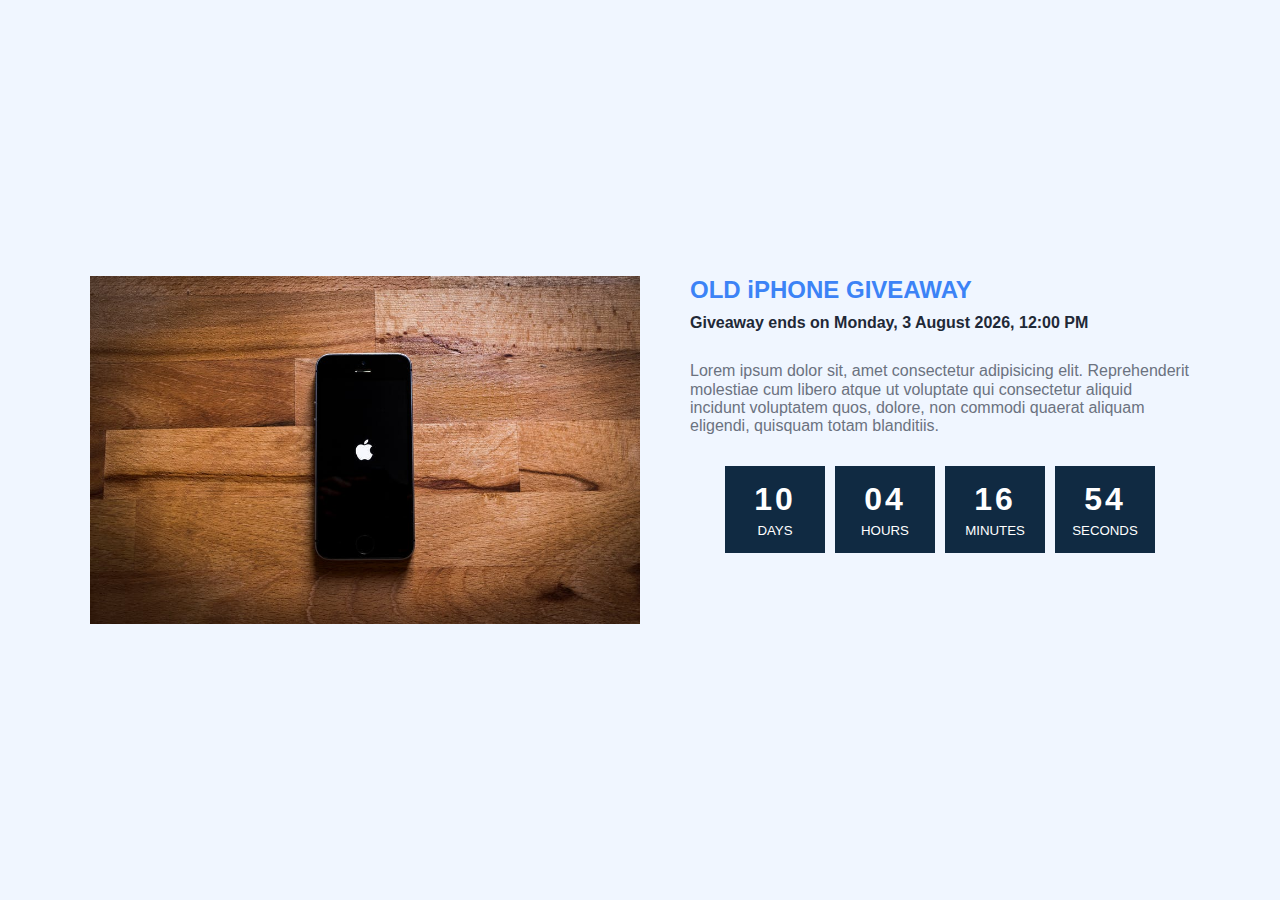
<file: Countdown/Index.html>
<!DOCTYPE html>
<html lang="en">
<head>
    <meta charset="UTF-8">
    <meta http-equiv="X-UA-Compatible" content="IE=edge">
    <meta name="viewport" content="width=device-width, initial-scale=1.0">
    <link rel="stylesheet" href="./Normalize.css">
    <link rel="stylesheet" href="./Styles.css">
    <title>iPhone Giveaway</title>
</head>
<body>
    <main>
        <section id="image-container">
            <img src="./Image.jpeg" alt="iPhone" id="image">
        </section>
        <section id="description">
            <h2 id="title">OLD iPHONE GIVEAWAY</h2>
            <h4 id="deadline"></h4>
            <div id="info">
                <p>Lorem ipsum dolor sit, amet consectetur adipisicing elit. Reprehenderit molestiae cum libero atque ut voluptate qui consectetur aliquid incidunt voluptatem quos, dolore, non commodi quaerat aliquam eligendi, quisquam totam blanditiis.</p>
            </div>
            <div id="countdown-container">
                <div class="countdown">
                    <h1></h1>
                    <h5>Days</h5>
                </div>
                <div class="countdown">
                    <h1></h1>
                    <h5>Hours</h5>
                </div>
                <div class="countdown">
                    <h1></h1>
                    <h5>Minutes</h5>
                </div>
                <div class="countdown">
                    <h1></h1>
                    <h5>Seconds</h5>
                </div>
            </div>
        </section>
    </main>
    <script src="./Script.js"></script>
</body>
</html>
</file>
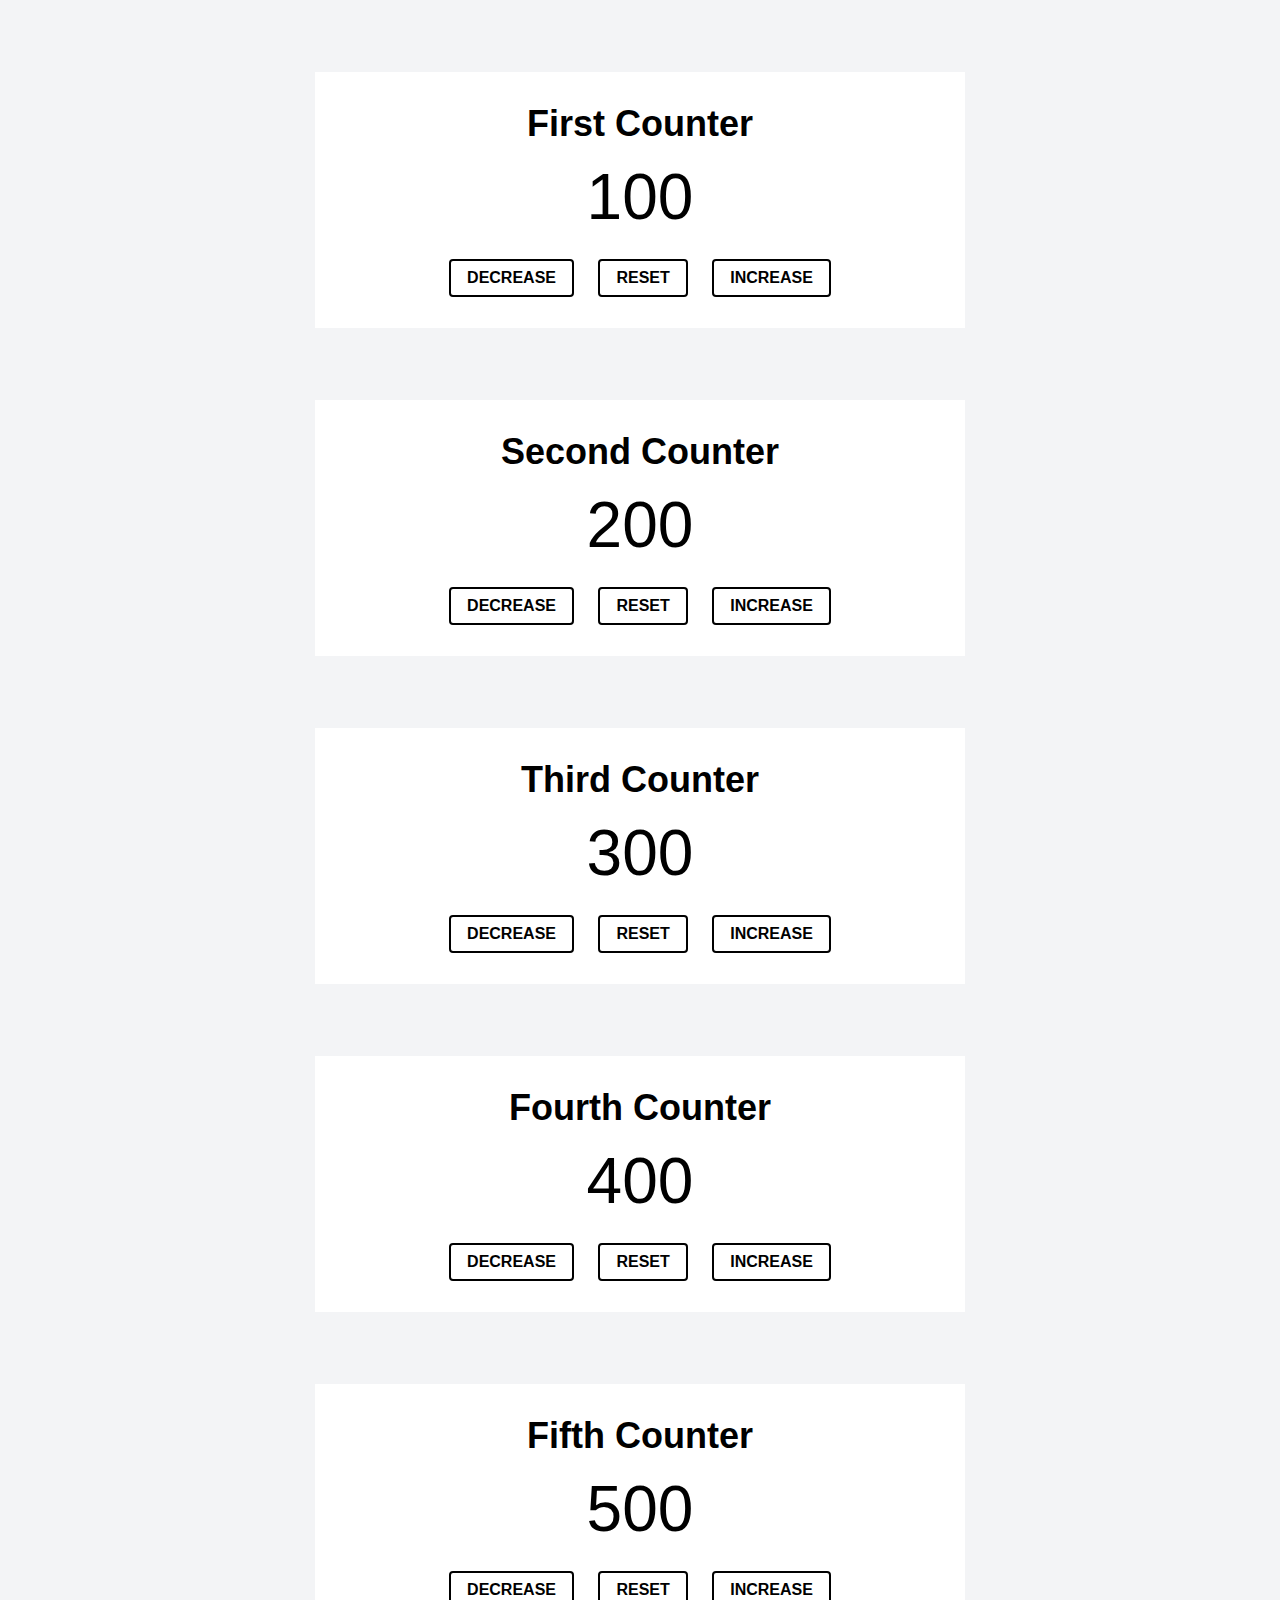
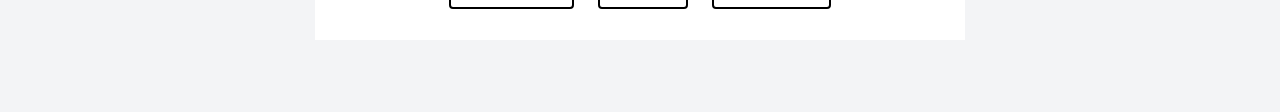
<file: Counter/Index.html>
<!DOCTYPE html>
<html lang="en">
<head>
    <meta charset="UTF-8">
    <meta http-equiv="X-UA-Compatible" content="IE=edge">
    <meta name="viewport" content="width=device-width, initial-scale=1.0">
    <link rel="stylesheet" href="./Styles.css">
    <title>Counter</title>
</head>
<body>
    <section class="counter counter-1">
        <h1>First Counter</h1>
        <h1 class="value"></h1>
        <div class="button-container">
            <button class="button decrease">Decrease</button>
            <button class="button reset">Reset</button>
            <button class="button increase">Increase</button>
        </div>
    </section>
    <section class="counter counter-2">
        <h1>Second Counter</h1>
        <h1 class="value"></h1>
        <div class="button-container">
            <button class="button decrease">Decrease</button>
            <button class="button reset">Reset</button>
            <button class="button increase">Increase</button>
        </div>
    </section>
    <section class="counter counter-3">
        <h1>Third Counter</h1>
        <h1 class="value"></h1>
        <div class="button-container">
            <button class="button decrease">Decrease</button>
            <button class="button reset">Reset</button>
            <button class="button increase">Increase</button>
        </div>
    </section>
    <section class="counter counter-4">
        <h1>Fourth Counter</h1>
        <h1 class="value"></h1>
        <div class="button-container">
            <button class="button decrease">Decrease</button>
            <button class="button reset">Reset</button>
            <button class="button increase">Increase</button>
        </div>
    </section>
    <section class="counter counter-5">
        <h1>Fifth Counter</h1>
        <h1 class="value"></h1>
        <div class="button-container">
            <button class="button decrease">Decrease</button>
            <button class="button reset">Reset</button>
            <button class="button increase">Increase</button>
        </div>
    </section>
    <script src="./App.js"></script>
</body>
</html>
</file>
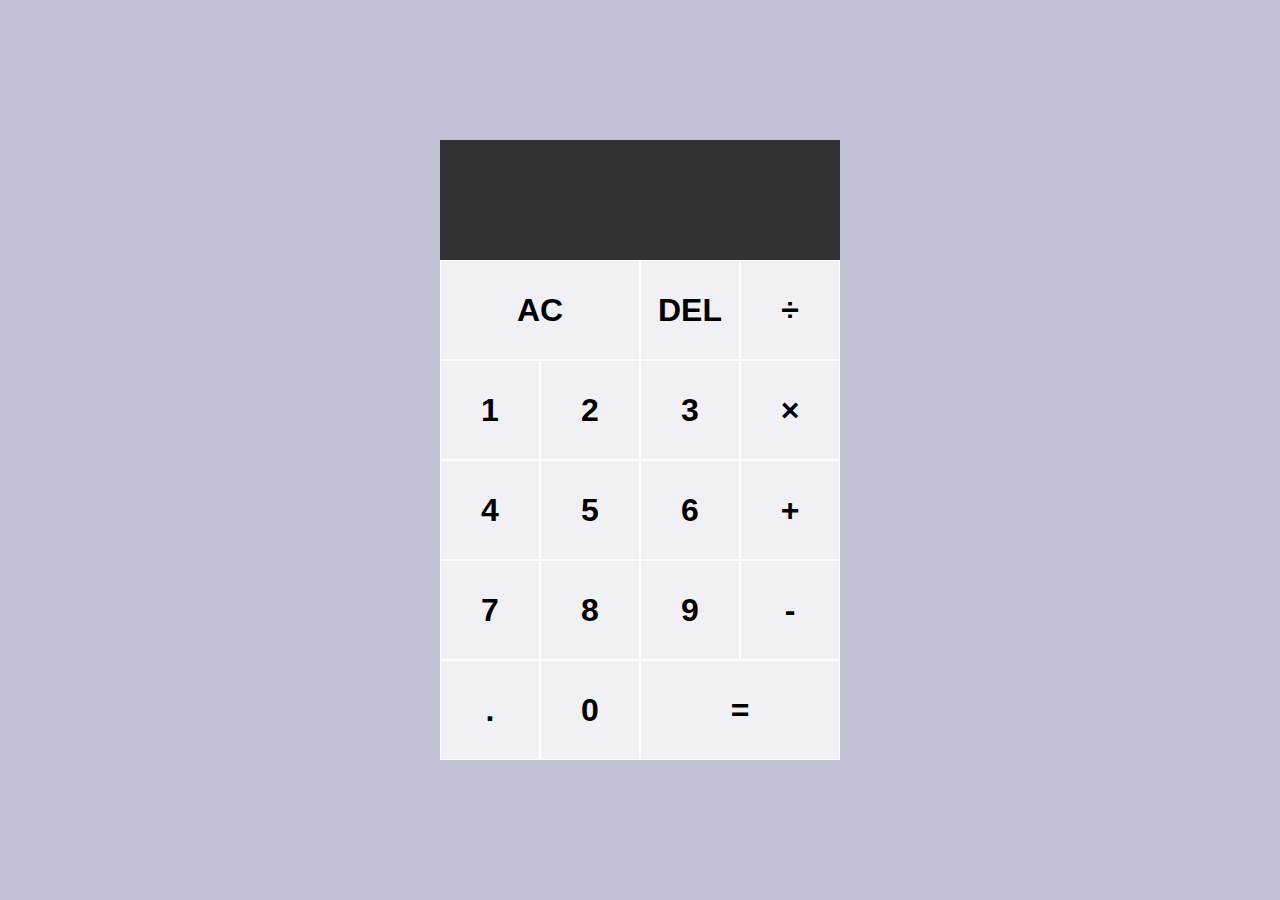
<file: JavaScript Calculator/Index.html>
<!DOCTYPE html>
<html lang="en">
<head>
    <meta charset="UTF-8">
    <meta http-equiv="X-UA-Compatible" content="IE=edge">
    <meta name="viewport" content="width=device-width, initial-scale=1.0">
    <link rel="stylesheet" href="./Styles.css">
    <script src="./Script.js" defer></script>
    <title>JavaScript Calculator</title>
</head>
<body>
    <main class="calculator">
        <section id="display" class="output">
            <div class="previous-operand" data-previous-operand></div>
            <div class="current-operand" data-current-operand></div>
        </section>
        <button id="clear" class="span-two" data-clear>AC</button>
        <button data-delete>DEL</button>
        <button id="divide" data-operation>÷</button>
        <button id="one" data-number>1</button>
        <button id="two" data-number>2</button>
        <button id="three" data-number>3</button>
        <button id="multiply" data-operation>×</button>
        <button id="four" data-number>4</button>
        <button id="five" data-number>5</button>
        <button id="six" data-number>6</button>
        <button id="add" data-operation>+</button>
        <button id="seven" data-number>7</button>
        <button id="eight" data-number>8</button>
        <button id="nine" data-number>9</button>
        <button id="subtract" data-operation>-</button>
        <button id="decimal" data-number>.</button>
        <button id="zero" data-number>0</button>
        <button id="equals" class="span-two" data-equals>=</button>
    </main>
</body>
</html>
</file>
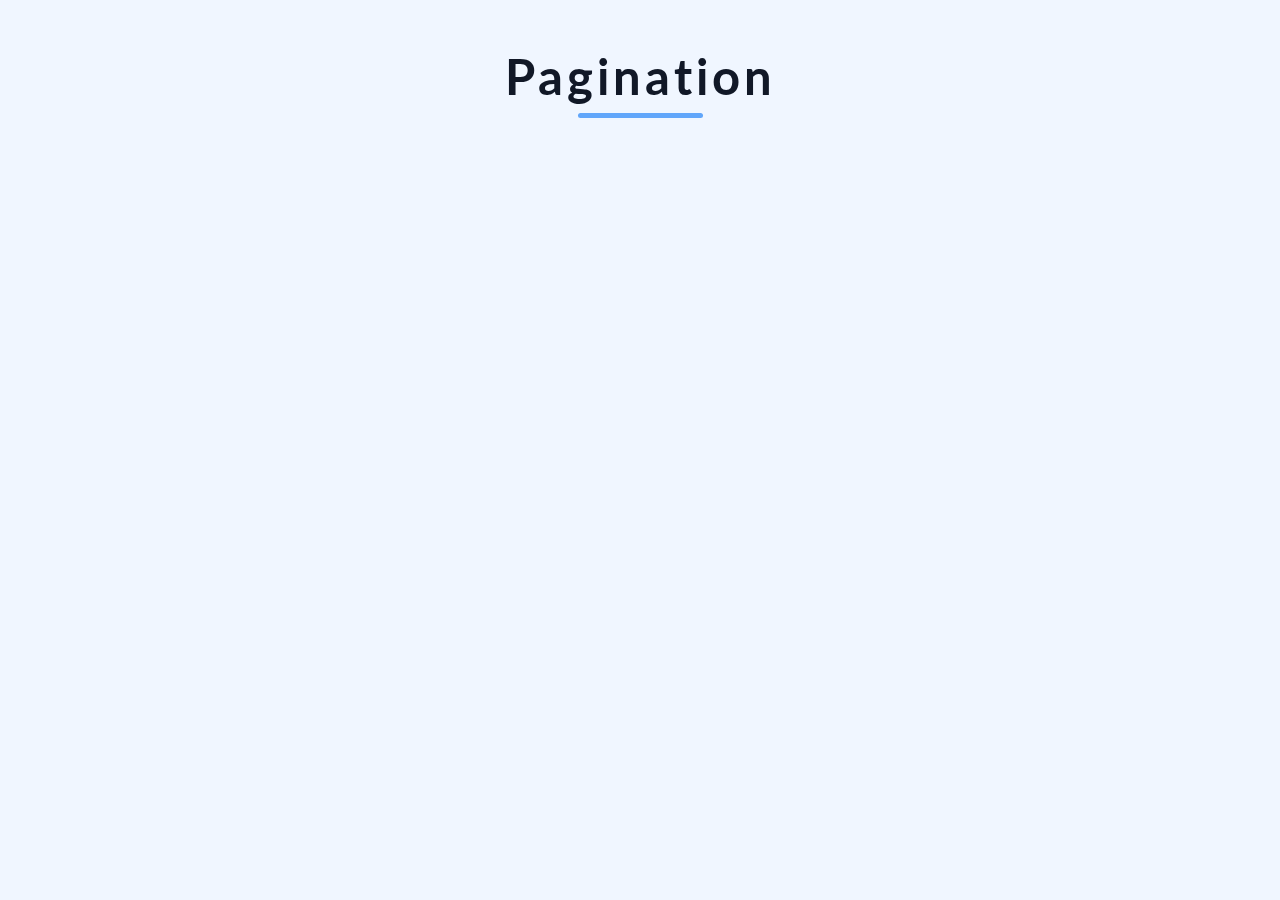
<file: Pagination/Index.html>
<!DOCTYPE html>
<html lang="en">
<head>
    <meta charset="UTF-8">
    <meta http-equiv="X-UA-Compatible" content="IE=edge">
    <meta name="viewport" content="width=device-width, initial-scale=1.0">
    <link rel="stylesheet" href="./Styles.css">
    <title>Pagination</title>
</head>
<body>
    <h1 id="title">Loading...</h1>
    <div class="underline"></div>
    <main id="main-container"></main>
    <div id="buttons-container"></div>
    <script type="module" src="./App.js"></script>
</body>
</html>
</file>
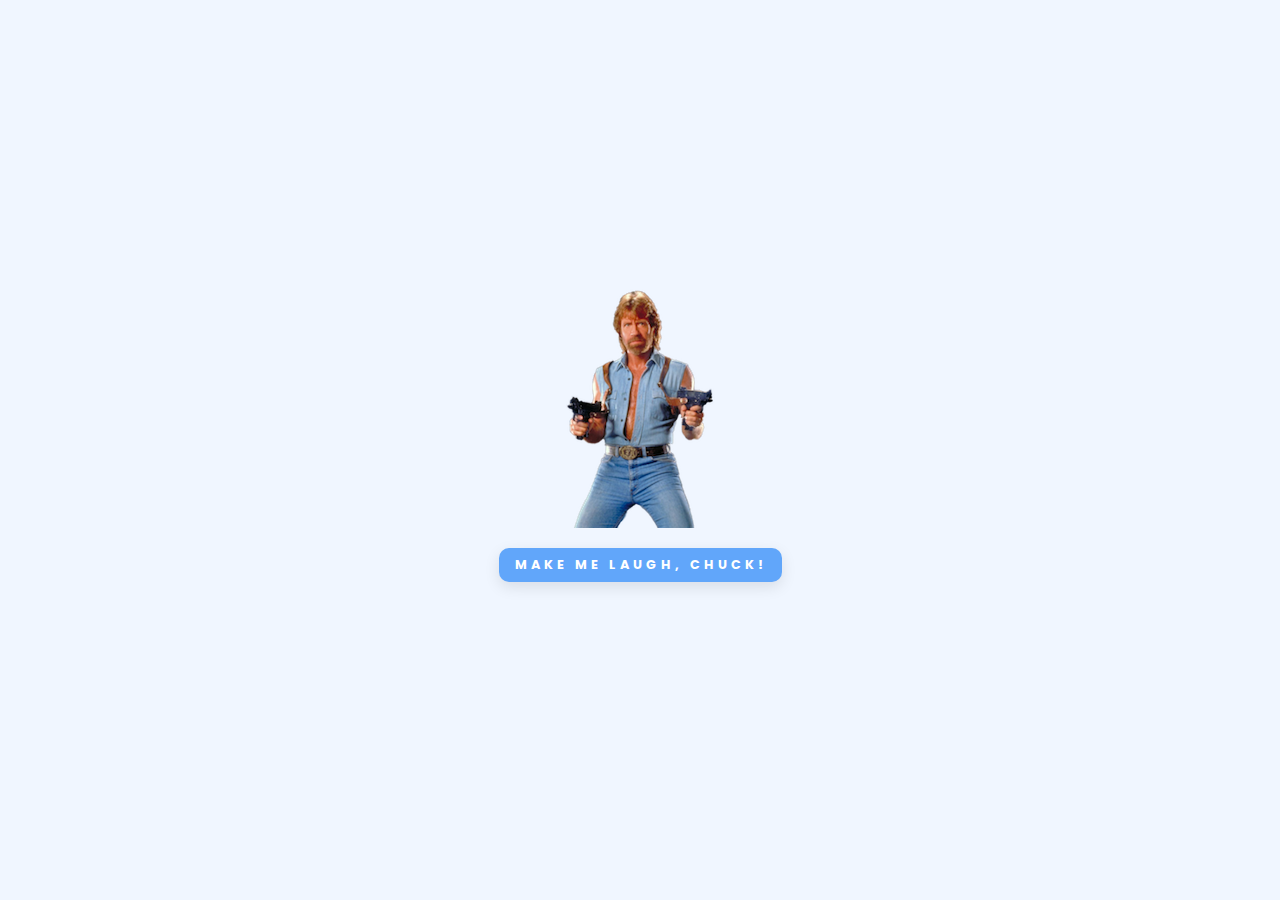
<file: Random Jokes/Index.html>
<!DOCTYPE html>
<html lang="en">
<head>
    <meta charset="UTF-8">
    <meta http-equiv="X-UA-Compatible" content="IE=edge">
    <meta name="viewport" content="width=device-width, initial-scale=1.0">
    <link rel="stylesheet" href="./Styles.css">
    <title>Random Jokes</title>
</head>
<body>
    <main>
        <img src="Image.png" alt="Chuck Norris" id="image">
        <button type="button" id="joke-button">Make me laugh, Chuck!</button>
        <p id="random-joke"></p>
    </main>
    <script src="./Fetch (Async-Await).js"></script>
</body>
</html>
</file>
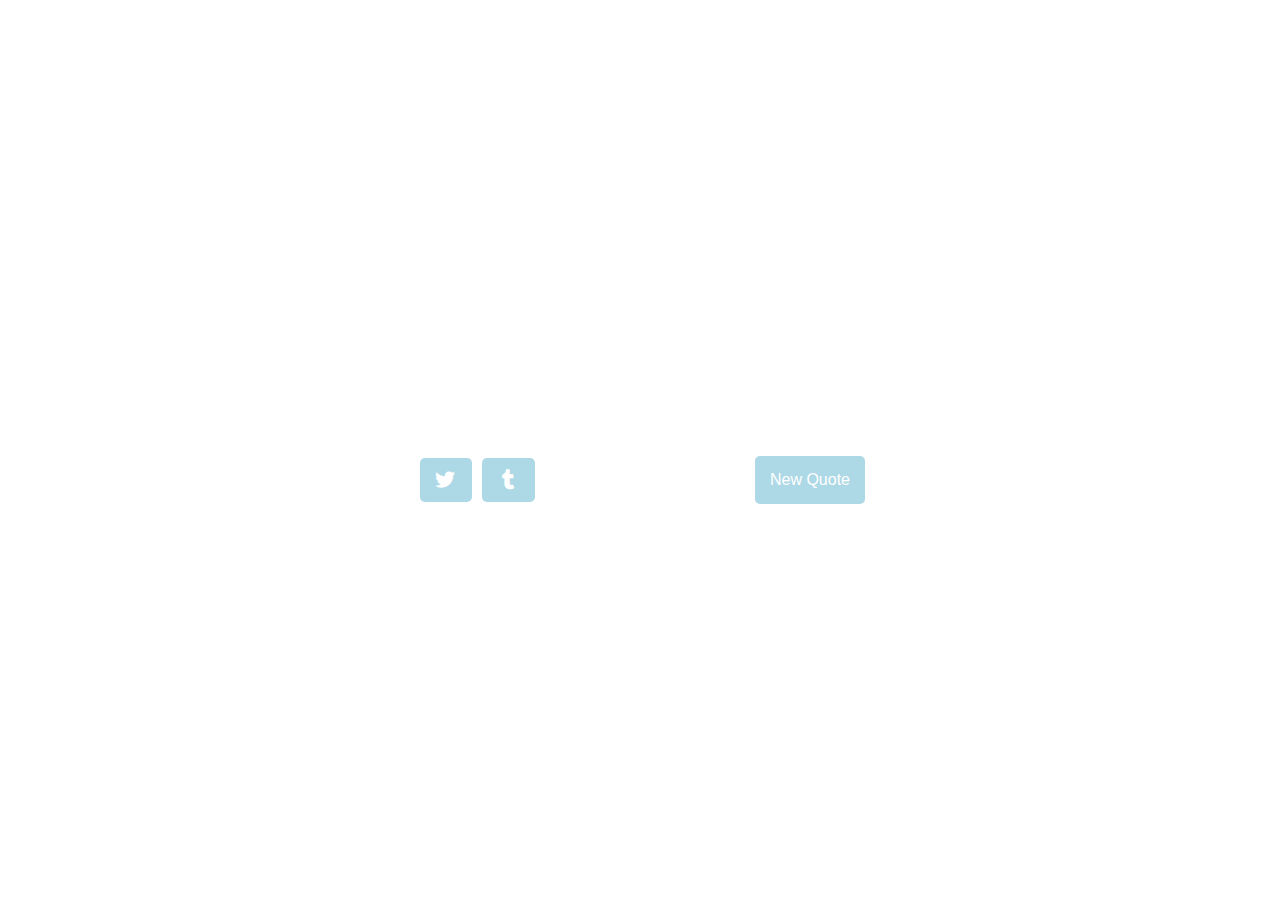
<file: Random Quote Machine/Index.html>
<!DOCTYPE html>
<html lang="en">
<head>
    <meta charset="UTF-8">
    <meta http-equiv="X-UA-Compatible" content="IE=edge">
    <meta name="viewport" content="width=device-width, initial-scale=1.0">
    <link rel="stylesheet" href="https://cdnjs.cloudflare.com/ajax/libs/font-awesome/5.14.0/css/all.min.css">
    <link rel="stylesheet" href="./Styles.css">
    <title>Random Quote Machine</title>
</head>
<body>
    <main id="quote-box">
        <article>
            <h1 id="text"></h1>
            <p id="author"></p>
        </article>
        <div id="links">
            <a href="https://www.twitter.com/intent/tweet" target="_top" id="tweet-quote" class="link">
                <i class="fab fa-twitter"></i>
            </a>
            <a href="https://www.tumblr.com/" target="_top" class="link">
                <i class="fab fa-tumblr"></i>
            </a>
        </div>
        <button id="new-quote">New Quote</button>
    </main>
    <script src="./App.js"></script>
</body>
</html>
</file>
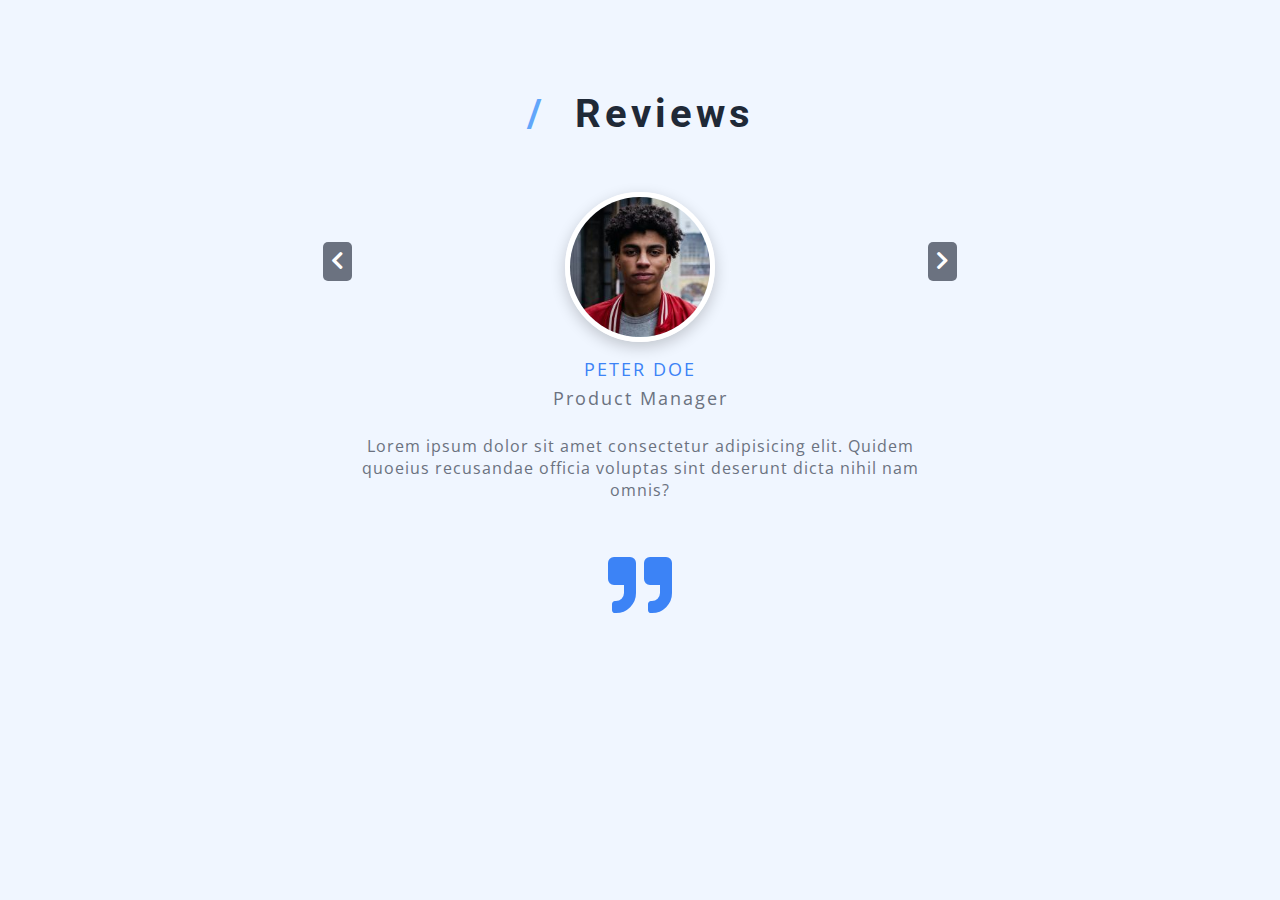
<file: Slider/Index.html>
<!DOCTYPE html>
<html lang="en">
<head>
    <meta charset="UTF-8">
    <meta http-equiv="X-UA-Compatible" content="IE=edge">
    <meta name="viewport" content="width=device-width, initial-scale=1.0">
    <link href="https://fonts.googleapis.com/css2?family=Open+Sans&family=Roboto:wght@700&display=swap" rel="stylesheet">
    <link rel="stylesheet" href="https://cdnjs.cloudflare.com/ajax/libs/font-awesome/5.14.0/css/all.min.css">
    <link rel="stylesheet" href="./Styles.css">
    <title>Reviews</title>
</head>
<body>
    <h1 id="main-heading">
        <span>/</span>
        Reviews
    </h1>
    <main>
        <section id="review-container"></section>
        <div id="arrow-buttons">
            <button class="arrow previous-button">
                <i class="fas fa-chevron-left"></i>
            </button>
            <button class="arrow next-button">
                <i class="fas fa-chevron-right"></i>
            </button>
        </div>
    </main>
    <script src="./Script.js"></script>
</body>
</html>
</file>
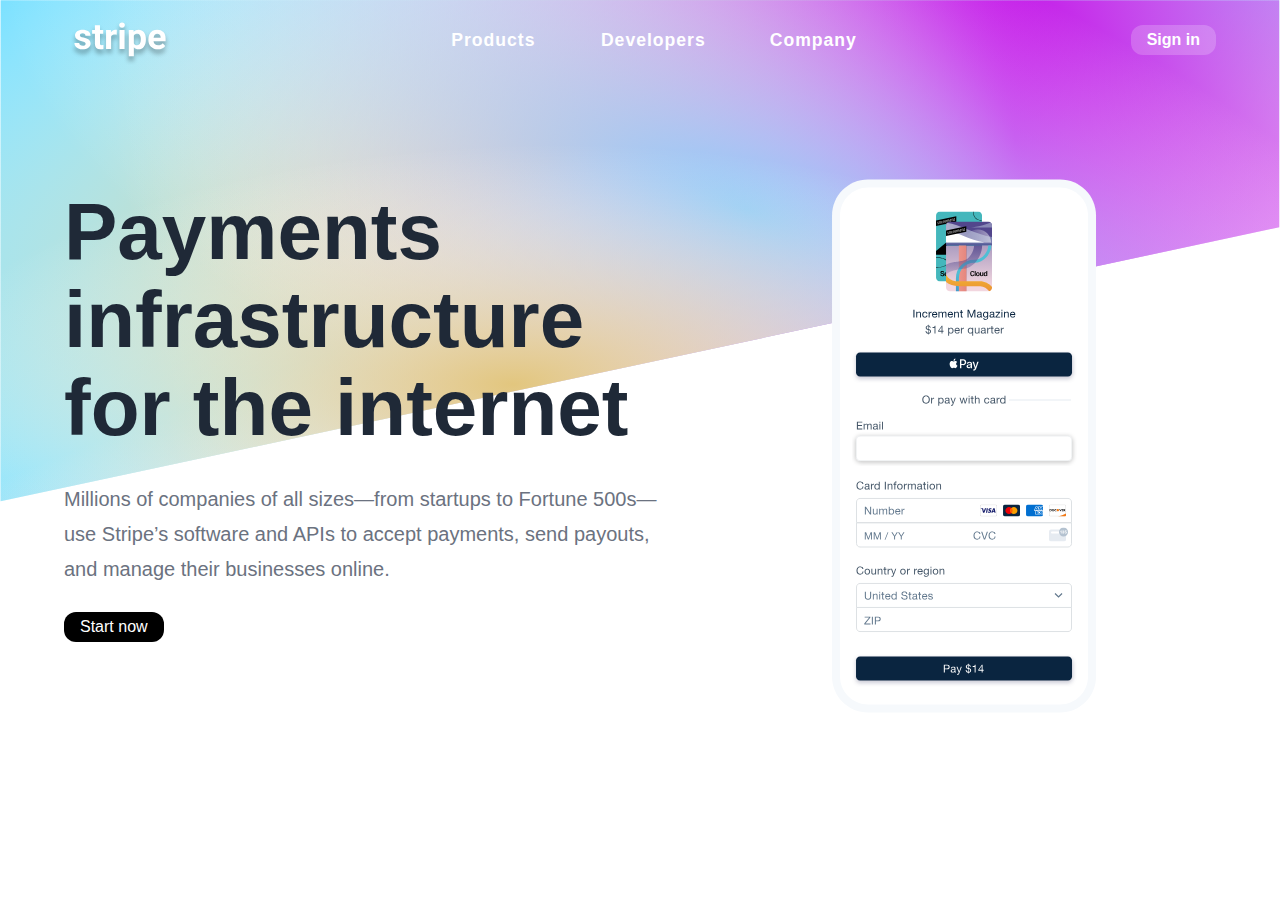
<file: Stripe Submenu/Index.html>
<!DOCTYPE html>
<html lang="en">
<head>
    <meta charset="UTF-8">
    <meta http-equiv="X-UA-Compatible" content="IE=edge">
    <meta name="viewport" content="width=device-width, initial-scale=1.0">
    <link rel="stylesheet" href="https://cdnjs.cloudflare.com/ajax/libs/font-awesome/5.14.0/css/all.min.css">
    <link rel="stylesheet" href="./Styles.css">
    <title>Stripe</title>
</head>
<body>
    <nav id="navbar">
        <div id="nav-center">
            <div id="nav-header">
                <img src="./Images/Logo.svg" id="logo" alt="Stripe">
                <button id="hamburger-button">
                    <i class="fas fa-bars"></i>
                </button>
            </div>
            <ul id="nav-links">
                <li>
                    <button class="link-button">Products</button>
                </li>
                <li>
                    <button class="link-button">Developers</button>
                </li>
                <li>
                    <button class="link-button">Company</button>
                </li>
            </ul>
            <button id="sign-in">Sign in</button>
        </div>
    </nav>
    <main id="hero">
        <article id="hero-center">
            <div id="hero-info">
                <h1>
                    Payments infrastructure
                    <br />
                    for the internet
                </h1>
                <p>Millions of companies of all sizes—from startups to Fortune 500s—use Stripe’s software and APIs to accept payments, send payouts, and manage their businesses online.</p>
                <button id="start-now">Start now</button>
            </div>
            <div id="hero-image">
                <img src="./Images/Phone.svg" alt="">
            </div>
        </article>
    </main>
    <div class="sidebar-container">
        <aside class="sidebar">
            <button id="close-button">
                <i class="fas fa-times"></i>
            </button>
            <div class="sidebar-links"></div>
        </aside>
    </div>
    <aside class="submenu"></aside>
    <script src="./App.js"></script>
</body>
</html>
</file>
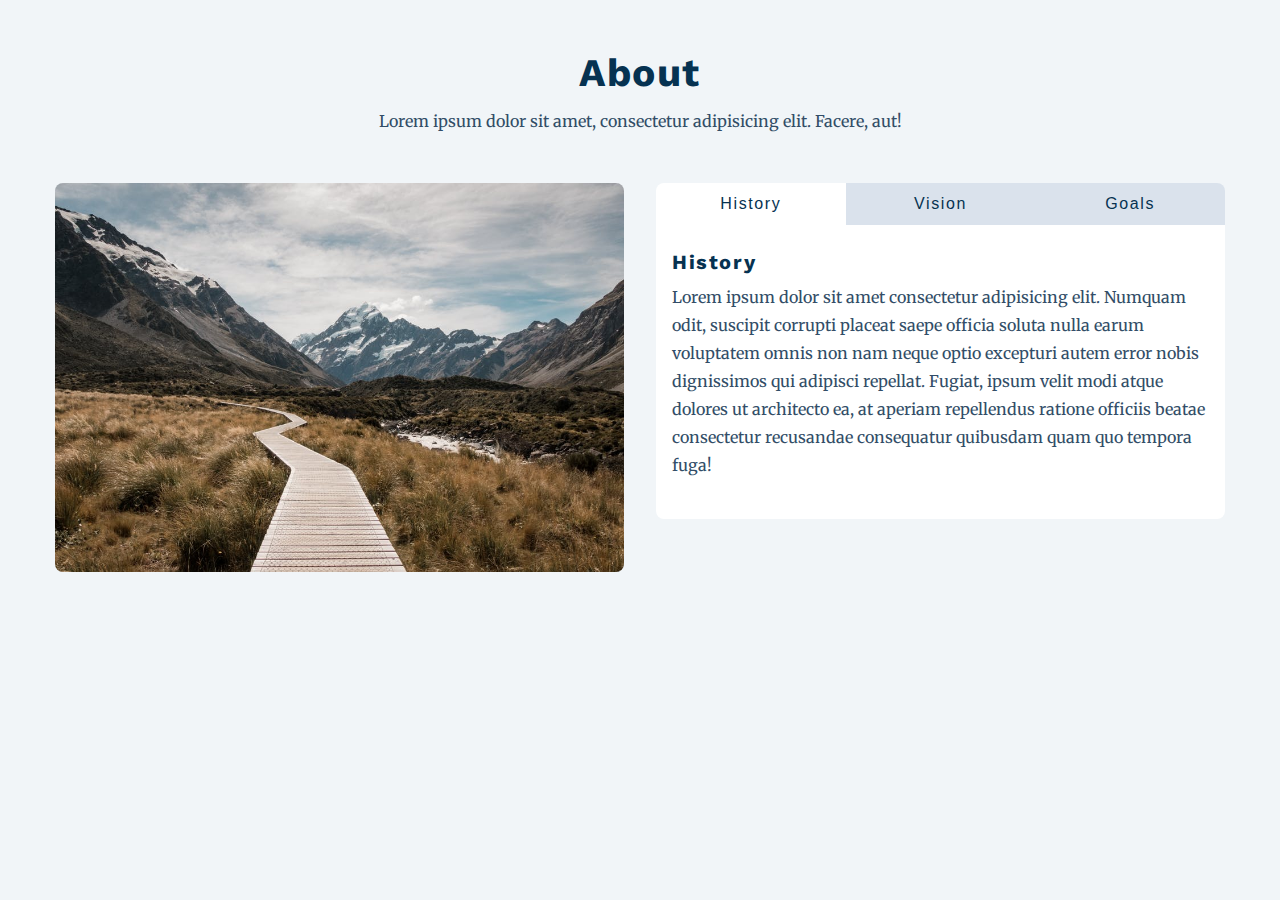
<file: Tabs/Index.html>
<!DOCTYPE html>
<html lang="en">
<head>
    <meta charset="UTF-8">
    <meta name="viewport" content="width=device-width, initial-scale=1.0">
    <link rel="stylesheet" href="./Styles.css">
    <title>Tabs</title>
</head>
<body>
    <main class="section main-section">
        <header class="heading">
            <h2 class="title">About</h2>
            <p>
                Lorem ipsum dolor sit amet, consectetur adipisicing elit. Facere, aut!
            </p>
        </header>
        <section class="about-section">
            <article class="image-section">
                <img src="./Images/About Image.jpeg" alt="About Image" class="about-image">
            </article>
            <article class="tabs">
                <div class="tab-buttons">
                    <button class="button active" data-id="history">History</button>
                    <button class="button" data-id="vision">Vision</button>
                    <button class="button" data-id="goals">Goals</button>
                </div>
                <div class="tab-content">
                    <div class="tab active" id="history">
                        <h5>History</h5>
                        <p>Lorem ipsum dolor sit amet consectetur adipisicing elit. Numquam odit, suscipit corrupti placeat saepe officia soluta nulla earum voluptatem omnis non nam neque optio excepturi autem error nobis dignissimos qui adipisci repellat. Fugiat, ipsum velit modi atque dolores ut architecto ea, at aperiam repellendus ratione officiis beatae consectetur recusandae consequatur quibusdam quam quo tempora fuga!</p>
                    </div>
                    <div class="tab" id="vision">
                        <h5>Vision</h5>
                        <p>Lorem ipsum dolor sit, amet consectetur adipisicing elit. Aspernatur, illo consectetur pariatur nostrum ipsa impedit error quod repudiandae porro maiores odio magni odit in distinctio vero optio! Omnis error optio voluptatibus harum sint suscipit quae nostrum quibusdam similique necessitatibus consequatur voluptate officia veritatis quas, possimus ex quod! Eos error cumque et dolore nostrum asperiores culpa nulla veritatis dolorem. Debitis animi veniam velit inventore aliquam nihil cum minima architecto nobis iusto consectetur, nemo sint tenetur voluptatibus ipsam nisi nam expedita molestias reiciendis, totam ad dolores itaque non! Quod aut nobis consequuntur provident ut eos velit fugit. Provident corporis quos facilis similique.</p>
                    </div>
                    <div class="tab" id="goals">
                        <h5>Goals</h5>
                        <p>Lorem ipsum dolor sit amet, consectetur adipisicing elit. Odio natus eius expedita cumque officia asperiores. Aliquam accusamus laudantium velit sit deserunt, molestias sed ab exercitationem quod asperiores nulla adipisci perspiciatis inventore ipsa cupiditate fugit eius distinctio expedita itaque optio rem.</p>
                    </div>
                </div>
            </article>
        </section>
    </main>
    <script src="./App.js"></script>
</body>
</html>
</file>
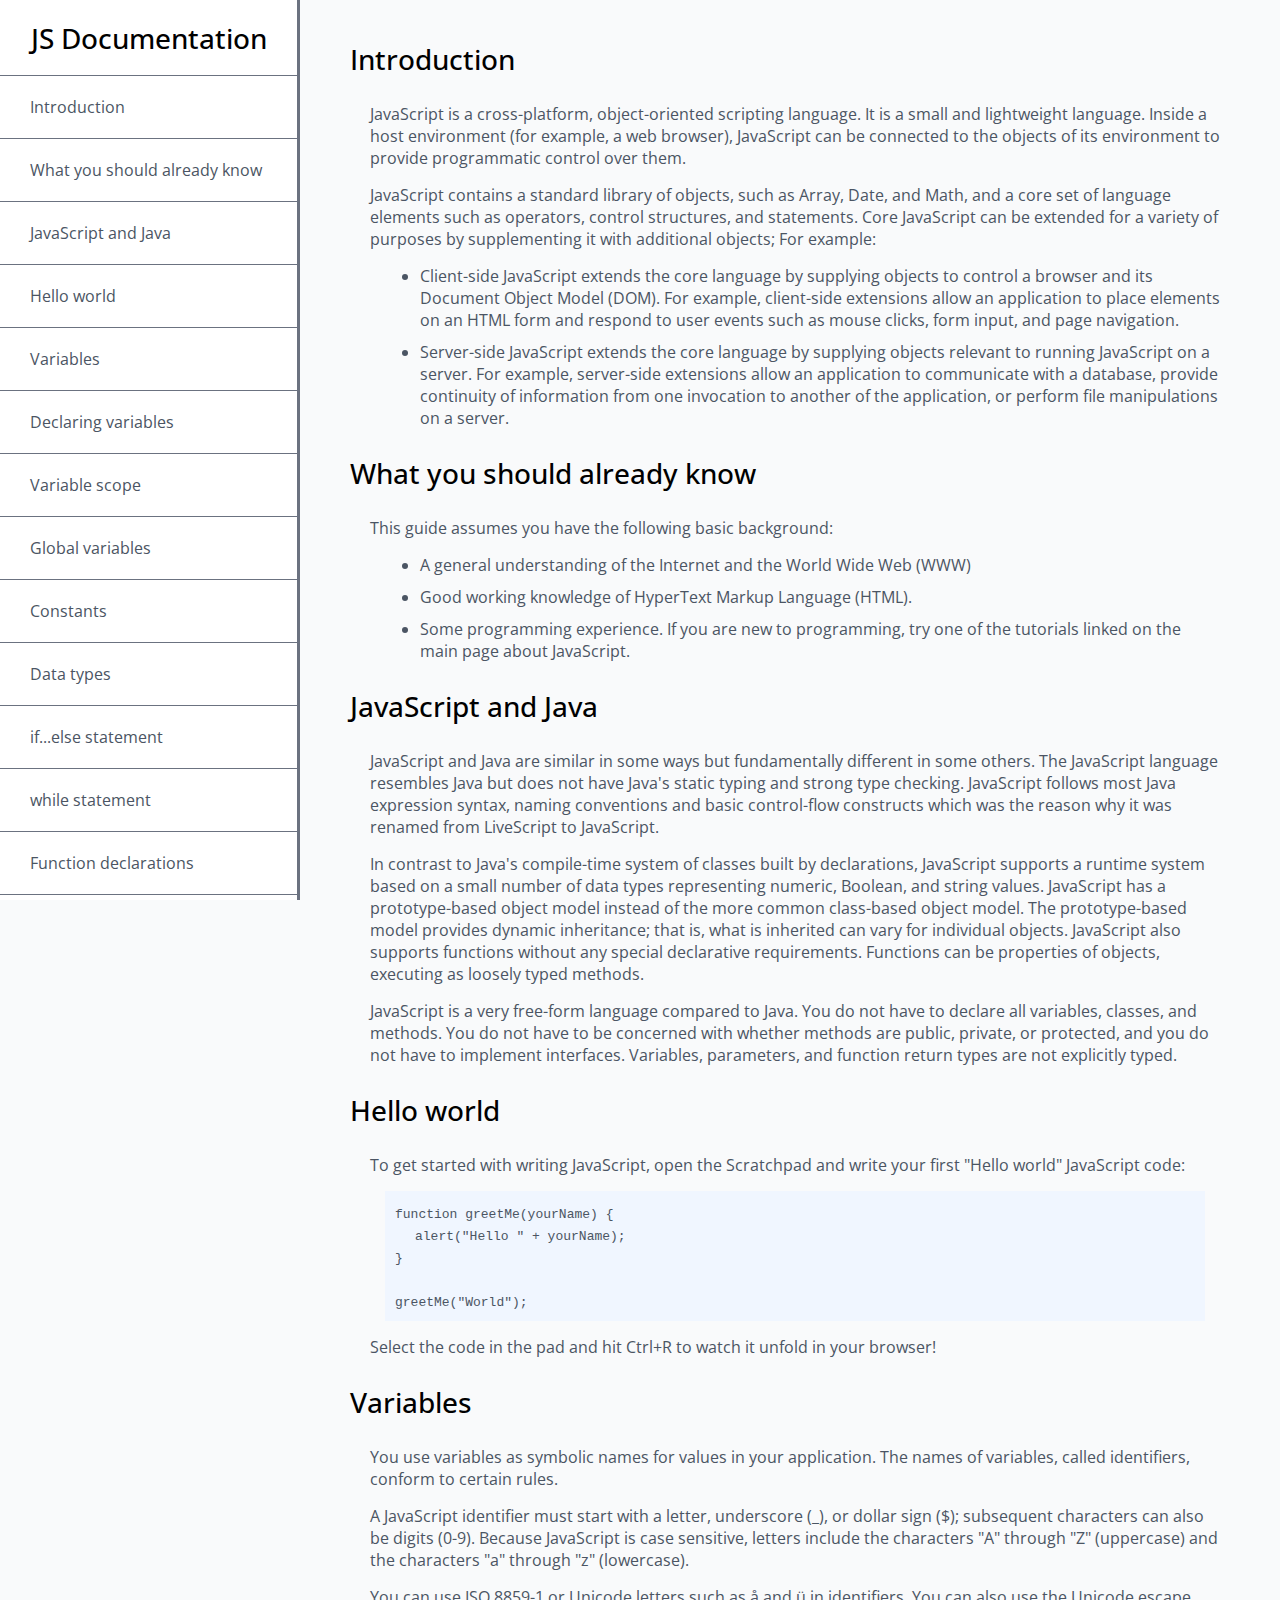
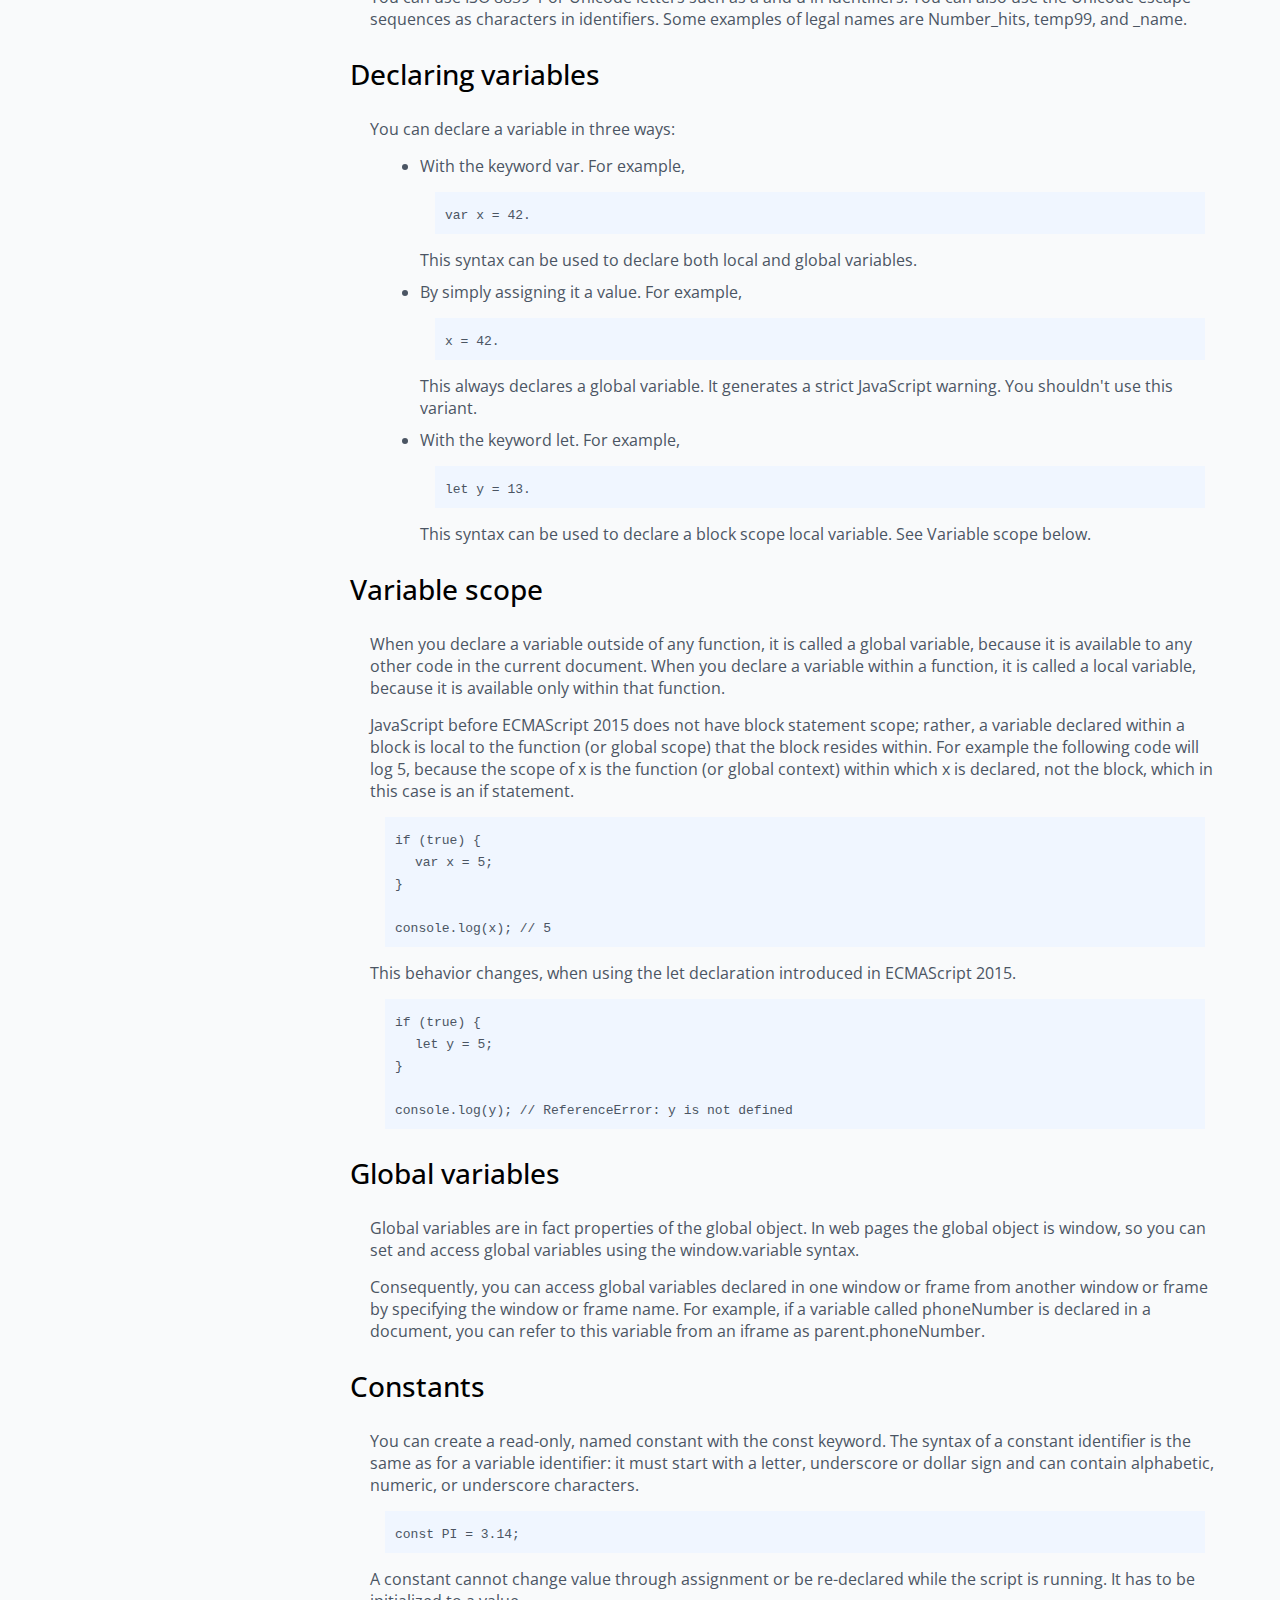
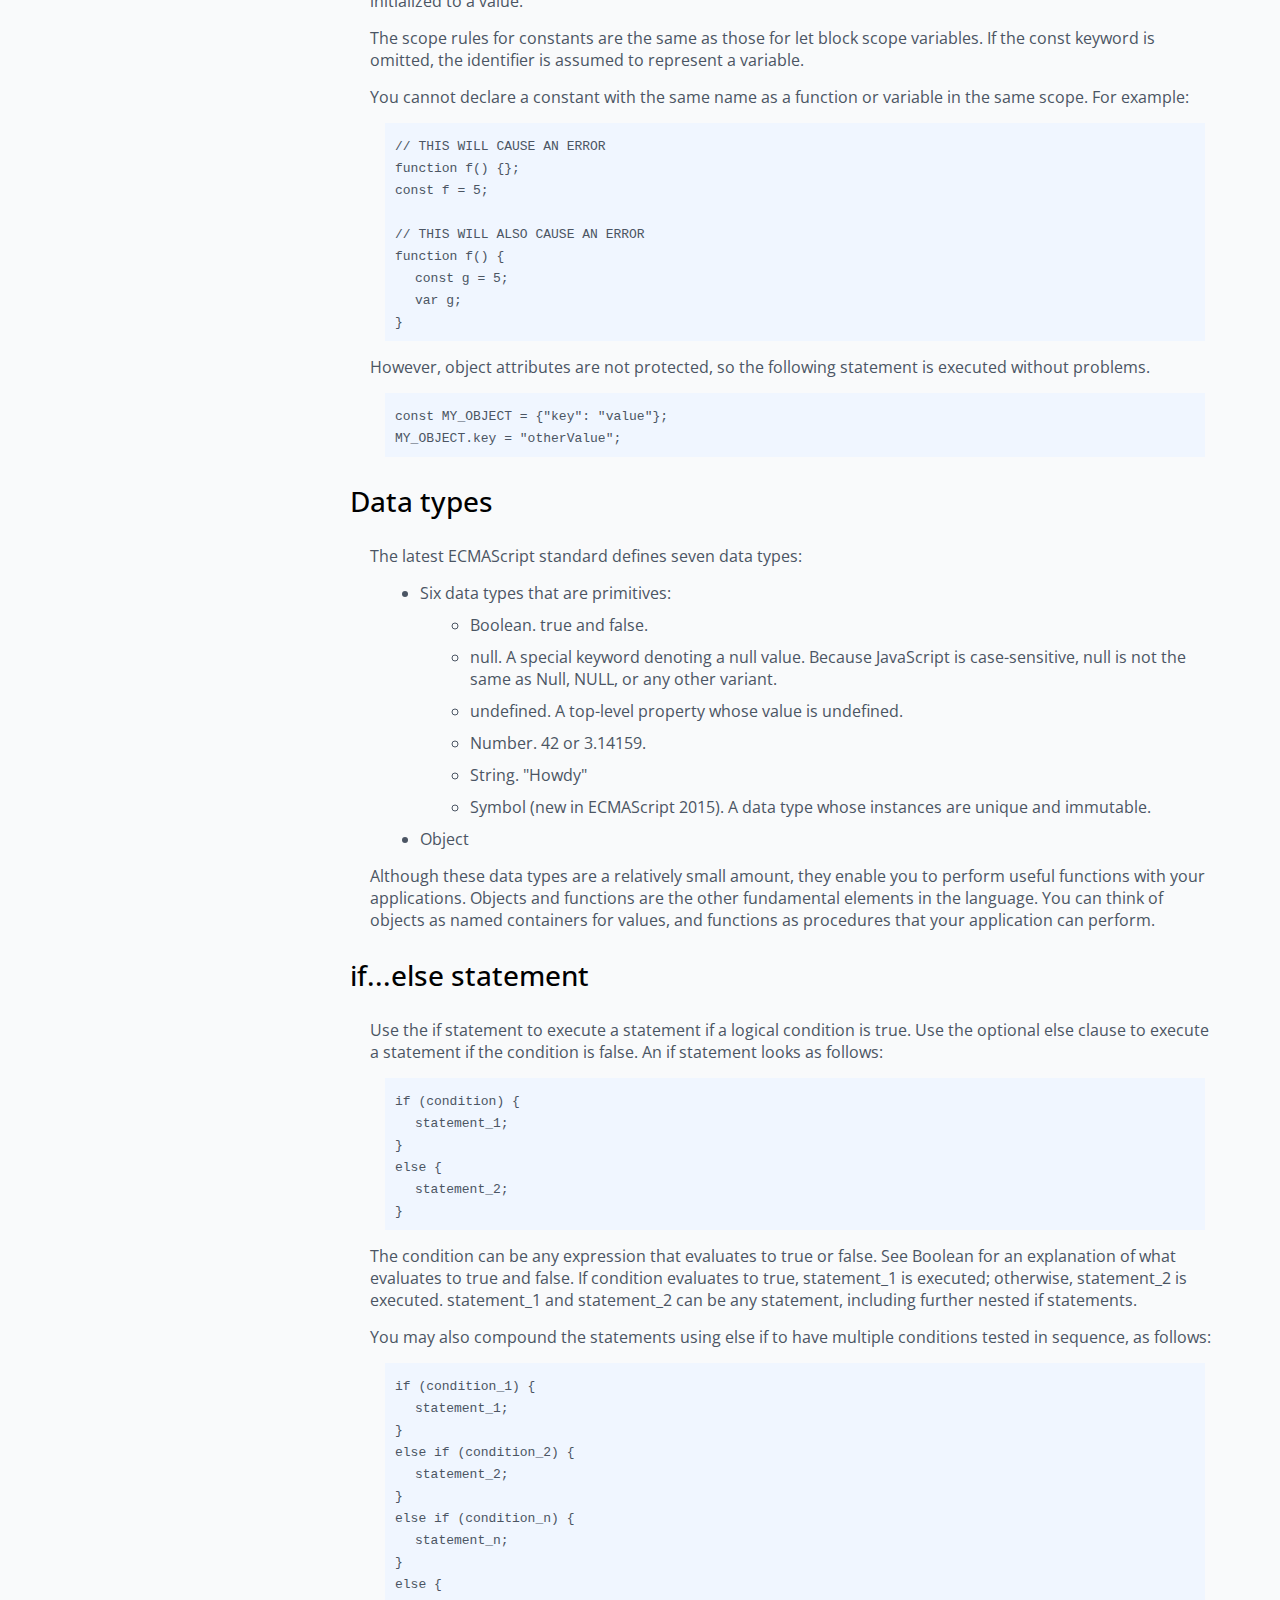
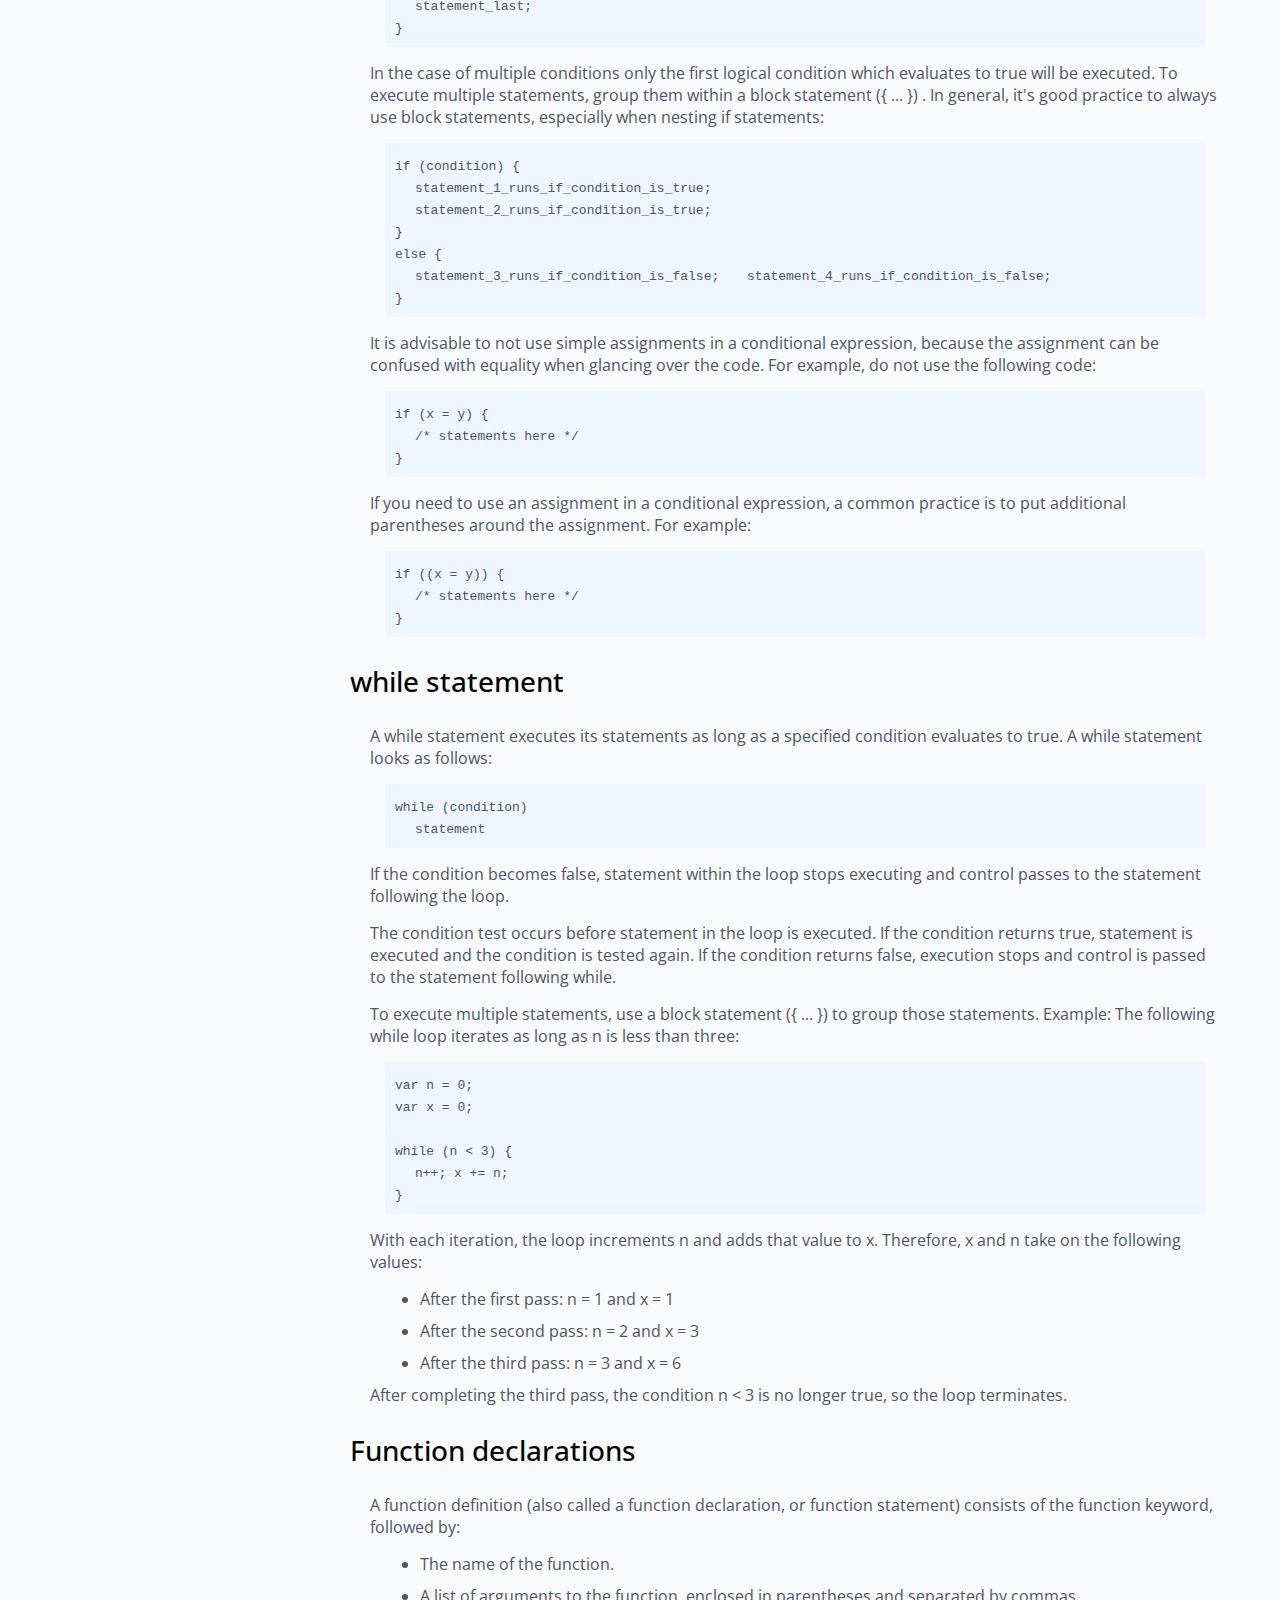
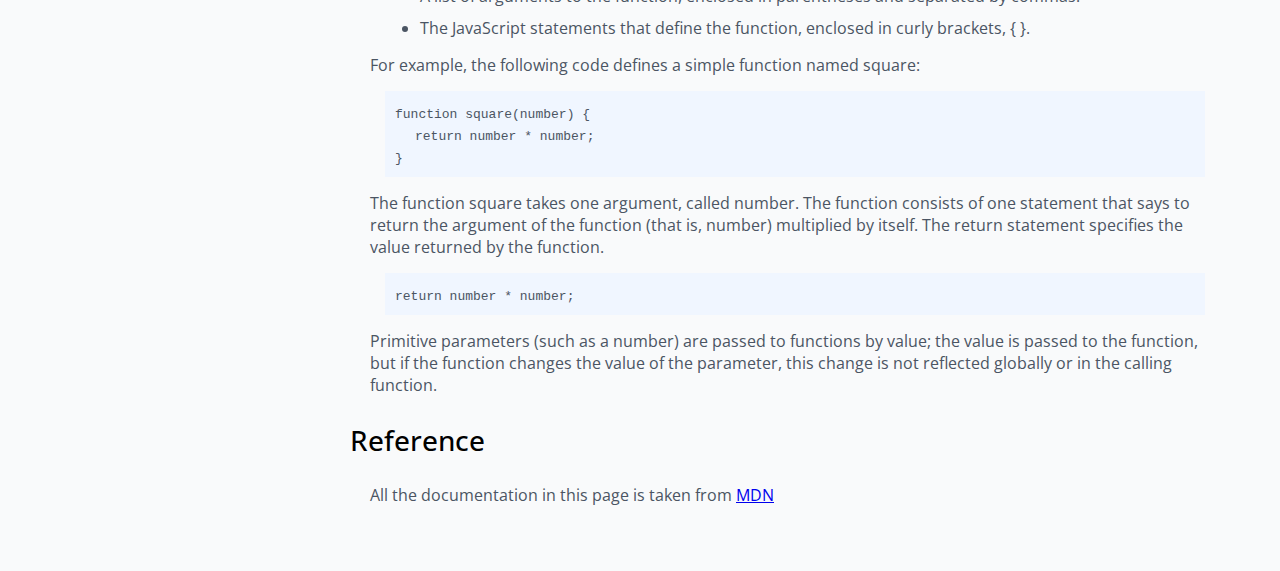
<file: Technical Documentation Page/Index.html>
<!DOCTYPE html>
<html>
    <head>
        <meta charset="UTF-8">
        <meta http-equiv="X-UA-Compatible" content="IE=edge">
        <meta name="viewport" content="width=device-width, initial-scale=1.0">
        <link rel="stylesheet" href="https://cdnjs.cloudflare.com/ajax/libs/font-awesome/5.14.0/css/all.min.css">
        <link href="https://fonts.googleapis.com/css2?family=Open+Sans:wght@300;400;700&display=swap" rel="stylesheet">
        <link rel="stylesheet" href="./Styles.css">
        <title>Technical Documentation Page</title>
    </head>
    <body>
        <nav id="navbar" class="sidebar">
            <header>
                <h1>JS Documentation</h1>
            </header>
            <ul id="nav-links">
                <li>
                    <a class="nav-link" href="#Introduction">Introduction</a>
                </li>
                <li>
                    <a class="nav-link" href="#What_you_should_already_know">What you should already know</a>
                </li>
                <li>
                    <a class="nav-link" href="#JavaScript_and_Java">JavaScript and Java</a>
                </li>
                <li>
                    <a class="nav-link" href="#Hello_world">Hello world</a>
                </li>
                <li>
                    <a class="nav-link" href="#Variables">Variables</a>
                </li>
                <li>
                    <a class="nav-link" href="#Declaring_variables">Declaring variables</a>
                </li>
                <li>
                    <a class="nav-link" href="#Variable_scope">Variable scope</a>
                </li>
                <li>
                    <a class="nav-link" href="#Global_variables">Global variables</a>
                </li>
                <li>
                    <a class="nav-link" href="#Constants">Constants</a>
                </li>
                <li>
                    <a class="nav-link" href="#Data_types">Data types</a>
                </li>
                <li>
                    <a class="nav-link" href="#if...else_statement">if...else statement</a>
                </li>
                <li>
                    <a class="nav-link" href="#while_statement">while statement</a>
                </li>
                <li>
                    <a class="nav-link" href="#Function_declarations">Function declarations</a>
                </li>
                <li>
                    <a class="nav-link" href="#Reference">Reference</a>
                </li>
            </ul>
        </nav>
        <button id="hamburger-button">
            <i class="fas fa-bars"></i>
        </button>
        <main id="main-doc">
            <section id="Introduction" class="main-section">
                <header>
                    <h1>Introduction</h1>
                </header>
                <article>
                    <p>
                        JavaScript is a cross-platform, object-oriented scripting language. It is a small and lightweight language. Inside a host environment (for example, a web browser), JavaScript can be connected to the objects of its environment to provide programmatic control over them.
                    </p>
                    <p>
                        JavaScript contains a standard library of objects, such as Array, Date, and Math, and a core set of language elements such as operators, control structures, and statements. Core JavaScript can be extended for a variety of purposes by supplementing it with additional objects; For example:
                        <ul>
                            <li>
                                Client-side JavaScript extends the core language by supplying objects to control a browser and its Document Object Model (DOM). For example, client-side extensions allow an application to place elements on an HTML form and respond to user events such as mouse clicks, form input, and page navigation.
                            </li>
                            <li>
                                Server-side JavaScript extends the core language by supplying objects relevant to running JavaScript on a server. For example, server-side extensions allow an application to communicate with a database, provide continuity of information from one invocation to another of the application, or perform file manipulations on a server.
                            </li>
                        </ul>
                    </p>
                </article>
            </section>
            <section id="What_you_should_already_know" class="main-section">
                <header>
                    <h1>What you should already know</h1>
                </header>
                <article>
                    <p>
                        This guide assumes you have the following basic background:
                        <ul>
                            <li>
                                A general understanding of the Internet and the World Wide Web (WWW)
                            </li>
                            <li>
                                Good working knowledge of HyperText Markup Language (HTML).
                            </li>
                            <li>
                                Some programming experience. If you are new to programming, try one of the tutorials linked on the main page about JavaScript.
                            </li>
                        </ul>
                    </p>
                </article>
            </section>
            <section id="JavaScript_and_Java" class="main-section">
                <header>
                    <h1>JavaScript and Java</h1>
                </header>
                <article>
                    <p>
                        JavaScript and Java are similar in some ways but fundamentally different in some others. The JavaScript language resembles Java but does not have Java's static typing and strong type checking. JavaScript follows most Java expression syntax, naming conventions and basic control-flow constructs which was the reason why it was renamed from LiveScript to JavaScript.
                    </p>
                    <p>
                        In contrast to Java's compile-time system of classes built by declarations, JavaScript supports a runtime system based on a small number of data types representing numeric, Boolean, and string values. JavaScript has a prototype-based object model instead of the more common class-based object model. The prototype-based model provides dynamic inheritance; that is, what is inherited can vary for individual objects. JavaScript also supports functions without any special declarative requirements. Functions can be properties of objects, executing as loosely typed methods.
                    </p>
                    <p>
                        JavaScript is a very free-form language compared to Java. You do not have to declare all variables, classes, and methods. You do not have to be concerned with whether methods are public, private, or protected, and you do not have to implement interfaces. Variables, parameters, and function return types are not explicitly typed.
                    </p>
                </article>
            </section>
            <section id="Hello_world" class="main-section">
                <header>
                    <h1>Hello world</h1>
                </header>
                <article>
                    <p>
                        To get started with writing JavaScript, open the Scratchpad and write your first "Hello world" JavaScript code:
                        <div class="code">
                            <code>
                                    function greetMe(yourName) { 
                                    <br />
                                    <span>alert("Hello " + yourName);</span> 
                                    <br />
                                    }
                                    <br />
                                    <br />
                                    greetMe("World");
                            </code>
                        </div>
                    </p>
                    <p>
                        Select the code in the pad and hit Ctrl+R to watch it unfold in your browser!
                    </p>
                </article>
            </section>
            <section id="Variables" class="main-section">
                <header>
                    <h1>Variables</h1>
                </header>
                <article>
                    <p>
                        You use variables as symbolic names for values in your application. The names of variables, called identifiers, conform to certain rules.
                    </p>
                    <p>
                        A JavaScript identifier must start with a letter, underscore (_), or dollar sign ($); subsequent characters can also be digits (0-9). Because JavaScript is case sensitive, letters include the characters "A" through "Z" (uppercase) and the characters "a" through "z" (lowercase).
                    </p>
                    <p>
                        You can use ISO 8859-1 or Unicode letters such as å and ü in identifiers. You can also use the Unicode escape sequences as characters in identifiers. Some examples of legal names are Number_hits, temp99, and _name.
                    </p>
                </article>
            </section>
            <section id="Declaring_variables" class="main-section">
                <header>
                    <h1>Declaring variables</h1>
                </header>
                <article>
                    <p>
                        You can declare a variable in three ways:
                        <ul>
                            <li>
                                With the keyword var. For example,
                                <div class="code">
                                    <code>
                                        var x = 42.
                                    </code>
                                </div>
                                This syntax can be used to declare both local and global variables.
                            </li>
                            <li>
                                By simply assigning it a value. For example,
                                <div class="code">
                                    <code>
                                        x = 42.
                                    </code>
                                </div>
                                This always declares a global variable. It generates a strict JavaScript warning. You shouldn't use this variant.
                            </li>
                            <li>
                                With the keyword let. For example,
                                <div class="code">
                                    <code>
                                        let y = 13.
                                    </code>
                                </div>
                                This syntax can be used to declare a block scope local variable. See Variable scope below.
                            </li>
                        </ul>
                    </p>
                </article>
            </section>
            <section id="Variable_scope" class="main-section">
                <header>
                    <h1>Variable scope</h1>
                </header>
                <article>
                    <p>
                        When you declare a variable outside of any function, it is called a global variable, because it is available to any other code in the current document. When you declare a variable within a function, it is called a local variable, because it is available only within that function.
                    </p>
                    <p>
                        JavaScript before ECMAScript 2015 does not have block statement scope; rather, a variable declared within a block is local to the function (or global scope) that the block resides within. For example the following code will log 5, because the scope of x is the function (or global context) within which x is declared, not the block, which in this case is an if statement.
                    </p>
                    <div class="code">
                        <code>
                            if (true) { 
                            <br />
                            <span>var x = 5;</span> 
                            <br />
                            } 
                            <br />
                            <br />
                            console.log(x); // 5
                        </code>
                    </div>
                    <p>
                        This behavior changes, when using the let declaration introduced in ECMAScript 2015.
                    </p>
                    <div class="code">
                        <code>
                            if (true) { 
                            <br />
                            <span>let y = 5;</span> 
                            <br />
                            } 
                            <br />
                            <br />
                            console.log(y); // ReferenceError: y is not defined
                        </code>
                    </div>
                </article>
            </section>
            <section id="Global_variables" class="main-section">
                <header>
                    <h1>Global variables</h1>
                </header>
                <article>
                    <p>
                        Global variables are in fact properties of the global object. In web pages the global object is window, so you can set and access global variables using the window.variable syntax.
                    </p>
                    <p>
                        Consequently, you can access global variables declared in one window or frame from another window or frame by specifying the window or frame name. For example, if a variable called phoneNumber is declared in a document, you can refer to this variable from an iframe as parent.phoneNumber.
                    </p>
                </article>
            </section>
            <section id="Constants" class="main-section">
                <header>
                    <h1>Constants</h1>
                </header>
                <article>
                    <p>
                        You can create a read-only, named constant with the const keyword. The syntax of a constant identifier is the same as for a variable identifier: it must start with a letter, underscore or dollar sign and can contain alphabetic, numeric, or underscore characters.
                        <div class="code">
                            <code>
                                const PI = 3.14;
                            </code>
                        </div>
                    </p>
                    <p>
                        A constant cannot change value through assignment or be re-declared while the script is running. It has to be initialized to a value.
                    </p>
                    <p>
                        The scope rules for constants are the same as those for let block scope variables. If the const keyword is omitted, the identifier is assumed to represent a variable.
                    </p>
                    <p>
                        You cannot declare a constant with the same name as a function or variable in the same scope. For example:
                        <div class="code">
                            <code>
                                // THIS WILL CAUSE AN ERROR 
                                <br />
                                function f() {}; 
                                <br />
                                const f = 5; 
                                <br />
                                <br />
                                // THIS WILL ALSO CAUSE AN ERROR 
                                <br />
                                function f() { 
                                <br /> 
                                <span>const g = 5;</span> 
                                <br />
                                <span>var g;</span> 
                                <br />
                                }
                            </code>
                        </div>
                    </p>
                    <p>
                        However, object attributes are not protected, so the following statement is executed without problems.
                        <div class="code">
                            <code>
                                const MY_OBJECT = {"key": "value"};
                                <br />
                                MY_OBJECT.key = "otherValue";
                            </code>
                        </div>
                    </p>
                </article>
            </section>
            <section id="Data_types" class="main-section">
                <header>
                    <h1>Data types</h1>
                </header>
                <article>
                    <p>
                        The latest ECMAScript standard defines seven data types:
                        <ul>
                            <li>
                                Six data types that are primitives:
                                <ul>
                                    <li>Boolean. true and false.</li>
                                    <li>null. A special keyword denoting a null value. Because JavaScript is case-sensitive, null is not the same as Null, NULL, or any other variant.</li>
                                    <li>undefined. A top-level property whose value is undefined.</li>
                                    <li>Number. 42 or 3.14159.</li>
                                    <li>String. "Howdy"</li>
                                    <li>Symbol (new in ECMAScript 2015). A data type whose instances are unique and immutable.</li>
                                </ul>
                            </li>
                            <li>
                                Object
                            </li>
                        </ul>
                    </p>
                    <p>
                        Although these data types are a relatively small amount, they enable you to perform useful functions with your applications. Objects and functions are the other fundamental elements in the language. You can think of objects as named containers for values, and functions as procedures that your application can perform.
                    </p>
                </article>
            </section>
            <section id="if...else_statement" class="main-section">
                <header>
                    <h1>if...else statement</h1>
                </header>
                <article>
                    <p>
                        Use the if statement to execute a statement if a logical condition is true. Use the optional else clause to execute a statement if the condition is false. An if statement looks as follows:
                        <div class="code">
                            <code>
                                if (condition) { 
                                <br />
                                <span>statement_1;</span> 
                                <br />
                                } 
                                <br />
                                else { 
                                <br />
                                <span>statement_2;</span> 
                                <br />
                                }
                            </code>
                        </div>
                        The condition can be any expression that evaluates to true or false. See Boolean for an explanation of what evaluates to true and false. If condition evaluates to true, statement_1 is executed; otherwise, statement_2 is executed. statement_1 and statement_2 can be any statement, including further nested if statements.
                    </p>
                    <p>
                        You may also compound the statements using else if to have multiple conditions tested in sequence, as follows:
                        <div class="code">
                            <code>
                                if (condition_1) { 
                                <br />
                                <span>statement_1;</span> 
                                <br />
                                } 
                                <br />
                                else if (condition_2) { 
                                <br />    
                                <span>statement_2;</span> 
                                <br />
                                } 
                                <br />
                                else if (condition_n) { 
                                <br />
                                <span>statement_n;</span> 
                                <br />
                                }
                                <br />
                                else { 
                                <br />    
                                <span>statement_last;</span> 
                                <br />
                                }
                            </code>
                        </div>
                    </p>
                    <p>
                        In the case of multiple conditions only the first logical condition which evaluates to true will be executed. To execute multiple statements, group them within a block statement ({ ... }) . In general, it's good practice to always use block statements, especially when nesting if statements:
                        <div class="code">
                            <code>
                                if (condition) {
                                <br />
                                <span>statement_1_runs_if_condition_is_true;</span>
                                <br/>
                                <span>statement_2_runs_if_condition_is_true;</span>
                                <br />
                                }
                                <br />
                                else {
                                <br />
                                <span>statement_3_runs_if_condition_is_false;</span>
                                <span>statement_4_runs_if_condition_is_false;</span>
                                <br />
                                }
                            </code>
                        </div>
                    </p>
                    <p>
                        It is advisable to not use simple assignments in a conditional expression, because the assignment can be confused with equality when glancing over the code. For example, do not use the following code:
                        <div class="code">
                            <code>
                                if (x = y) { 
                                <br />
                                <span>/* statements here */ </span>
                                <br />
                                }
                            </code>
                        </div>
                    </p>
                    <p>
                        If you need to use an assignment in a conditional expression, a common practice is to put additional parentheses around the assignment. For example:
                        <div class="code">
                            <code>
                                if ((x = y)) { 
                                <br />
                                <span>/* statements here */ </span>
                                <br />
                                }
                            </code>
                        </div>
                    </p>
                </article>
            </section>
            <section id="while_statement" class="main-section">
                <header>
                    <h1>while statement</h1>
                </header>
                <article>
                    <p>
                        A while statement executes its statements as long as a specified condition evaluates to true. A while statement looks as follows:
                        <div class="code">
                            <code>
                                while (condition)
                                <br />
                                <span>statement</span>
                            </code>
                        </div>
                        If the condition becomes false, statement within the loop stops executing and control passes to the statement following the loop.
                    </p>
                    <p>
                        The condition test occurs before statement in the loop is executed. If the condition returns true, statement is executed and the condition is tested again. If the condition returns false, execution stops and control is passed to the statement following while.
                    </p>
                    <p>
                        To execute multiple statements, use a block statement ({ ... }) to group those statements.
                        Example:
                        The following while loop iterates as long as n is less than three:
                        <div class="code">
                            <code>
                                var n = 0; 
                                <br />
                                var x = 0; 
                                <br />
                                <br />
                                while (n < 3) { 
                                <br />
                                <span>n++; x += n;</span>
                                <br />
                                }
                            </code>
                        </div>
                    </p>
                    <p>
                        With each iteration, the loop increments n and adds that value to x. Therefore, x and n take on the following values:
                        <ul>
                            <li>After the first pass: n = 1 and x = 1</li>
                            <li>After the second pass: n = 2 and x = 3</li>
                            <li>After the third pass: n = 3 and x = 6</li>
                        </ul>
                        After completing the third pass, the condition n < 3 is no longer true, so the loop terminates.
                    </p>
                </article>
            </section>
            <section id="Function_declarations" class="main-section">
                <header>
                    <h1>Function declarations</h1>
                </header>
                <article>
                    <p>
                        A function definition (also called a function declaration, or function statement) consists of the function keyword, followed by:
                        <ul>
                            <li>The name of the function.</li>
                            <li>A list of arguments to the function, enclosed in parentheses and separated by commas.</li>
                            <li>The JavaScript statements that define the function, enclosed in curly brackets, { }.</li>
                        </ul>
                    </p>
                    <p>
                        For example, the following code defines a simple function named square:
                        <div class="code">
                            <code>
                                function square(number) { 
                                <br />    
                                <span>return number * number;</span>
                                <br />
                                }
                            </code>
                        </div>
                        The function square takes one argument, called number. The function consists of one statement that says to return the argument of the function (that is, number) multiplied by itself. The return statement specifies the value returned by the function.
                        <div class="code">
                            <code>
                                return number * number;
                            </code>
                        </div>
                    </p>
                    <p>
                        Primitive parameters (such as a number) are passed to functions by value; the value is passed to the function, but if the function changes the value of the parameter, this change is not reflected globally or in the calling function.
                    </p>
                </article>
            </section>
            <section id="Reference" class="main-section">
                <header>
                    <h1>Reference</h1>
                </header>
                <article>
                    <p>
                        All the documentation in this page is taken from <a href="https://developer.mozilla.org/en-US/docs/Web/JavaScript/Guide">MDN</a>
                    </p>
                </article>
            </section>
        </main>
        <script src="./Script.js"></script>
    </body>
</html>
</file>
<file: Countdown/Styles.css>
:root {
  --primary-050: hsl(214, 100%, 97%);
  --primary-100: hsl(214, 95%, 93%);
  --primary-200: hsl(214, 95%, 93%);
  --primary-300: hsl(212, 96%, 78%);
  --primary-400: hsl(213, 94%, 68%);
  --primary-500: hsl(217, 91%, 60%);
  --primary-600: hsl(221, 83%, 53%);
  --primary-700: hsl(224, 76%, 48%);
  --primary-800: hsl(226, 71%, 40%);
  --primary-900: hsl(224, 64%, 33%);
  --gray-050: hsl(210, 20%, 98%);
  --gray-100: hsl(220, 14%, 96%);
  --gray-200: hsl(220, 13%, 91%);
  --gray-300: hsl(216, 12%, 84%);
  --gray-400: hsl(218, 11%, 65%);
  --gray-500: hsl(220, 9%, 46%);
  --gray-600: hsl(215, 14%, 34%);
  --gray-700: hsl(217, 19%, 27%);
  --gray-800: hsl(215, 28%, 17%);
  --gray-900: hsl(221, 39%, 11%);
  --dark-red: hsl(360, 67%, 44%);
  --light-red: hsl(360, 71%, 66%);
  --dark-green: hsl(125, 67%, 44%);
  --light-green: hsl(125, 71%, 66%);
  --light-shadow: 0 5px 15px rgba(0, 0, 0, 0.1);
  --dark-shadow: 0 5px 15px rgba(0, 0, 0, 0.2);
  --transition: all 300ms;
}

*,
::before,
::after {
  box-sizing: border-box;
  margin: 0;
  padding: 0;
}

body {
  background: var(--primary-050);
  display: flex;
  justify-content: center;
  align-items: center;
  height: 100vh;
  font-family: sans-serif;
}

main {
  margin: 5vw;
  display: flex;
  flex-direction: row;
  flex-wrap: wrap;
  gap: 50px;
}

#image-container {
  width: 90vw;
  max-width: 550px;
}

#image {
  width: 100%;
  display: block;
  object-fit: cover;
}

#description {
  width: 90vw;
  max-width: 500px;
}

#title {
  color: var(--primary-500);
  margin-bottom: 10px;
}

#deadline {
  color: var(--gray-800);
}

#info {
  width: 90vw;
  max-width: 500px;
  margin-top: 30px;
  color: var(--gray-500);
}

#countdown-container {
  display: flex;
  flex-direction: row;
  flex-wrap: wrap;
  gap: 10px;
  margin: 30px auto;
  text-align: center;
  max-width: 500px;
  justify-content: center;
}

.countdown {
  display: inline-block;
  background: rgb(16, 42, 66);
  color: white;
  width: 100px;
  text-align: center;
  padding: 15px;
}

.countdown > h1 {
  margin: 0;
  letter-spacing: 3px;
}

.countdown > h5 {
  font-weight: lighter;
  margin-top: 5px;
  text-transform: uppercase;
}

#giveaway-expired {
  color: var(--dark-red);
  text-align: center;
}

@media all and (max-height: 670px) {
  body {
    height: auto;
  }
}

@media all and (max-width: 1225px) {
  main {
    justify-content: center;
  }
}

@media all and (max-width: 478px) {
  #countdown-container {
    max-width: 300px;
  }
}
</file>
<file: Counter/Styles.css>
:root {
  --primary-050: hsl(214, 100%, 97%);
  --primary-100: hsl(214, 95%, 93%);
  --primary-200: hsl(214, 95%, 93%);
  --primary-300: hsl(212, 96%, 78%);
  --primary-400: hsl(213, 94%, 68%);
  --primary-500: hsl(217, 91%, 60%);
  --primary-600: hsl(221, 83%, 53%);
  --primary-700: hsl(224, 76%, 48%);
  --primary-800: hsl(226, 71%, 40%);
  --primary-900: hsl(224, 64%, 33%);
  --gray-050: hsl(210, 20%, 98%);
  --gray-100: hsl(220, 14%, 96%);
  --gray-200: hsl(220, 13%, 91%);
  --gray-300: hsl(216, 12%, 84%);
  --gray-400: hsl(218, 11%, 65%);
  --gray-500: hsl(220, 9%, 46%);
  --gray-600: hsl(215, 14%, 34%);
  --gray-700: hsl(217, 19%, 27%);
  --gray-800: hsl(215, 28%, 17%);
  --gray-900: hsl(221, 39%, 11%);
  --dark-red: hsl(360, 67%, 44%);
  --light-red: hsl(360, 71%, 66%);
  --dark-green: hsl(125, 67%, 44%);
  --light-green: hsl(125, 71%, 66%);
  --danger-text: hsl(354, 61%, 28%);
  --danger-background: hsl(355, 70%, 91%);
  --success-text: hsl(134, 61%, 21%);
  --success-background: hsl(134, 41%, 88%);
  --light-shadow: 0 5px 15px rgba(0, 0, 0, 0.1);
  --dark-shadow: 0 5px 15px rgba(0, 0, 0, 0.2);
  --transition: all 300ms linear;
  --letter-spacing: 0.25rem;
  --small-text: 0.8rem;
}

*,
::before,
::after {
  box-sizing: border-box;
}

body {
  background: var(--gray-100);
  font-family: sans-serif;
  text-align: center;
}

.counter {
  background: white;
  margin: 8vh auto;
  width: 90vw;
  max-width: 650px;
  padding: 1rem;
}

h1 {
  font-size: 2.25rem;
  margin: 15px;
}

.value {
  font-size: 4rem;
  font-weight: normal;
}

.button {
  cursor: pointer;
  padding: 0.5rem 1rem;
  background: transparent;
  font-family: inherit;
  font-size: 1rem;
  text-transform: uppercase;
  border: 2px solid black;
  border-radius: 0.25rem;
  margin: 10px;
  margin-bottom: 15px;
  font-weight: bold;
  transition: all 300ms linear;
}

.button:hover {
  background: black;
  color: white;
}
</file>
<file: JavaScript Calculator/Styles.css>
*,
*::before,
*::after {
  box-sizing: border-box;
  font-family: -apple-system, BlinkMacSystemFont, 'Segoe UI', Roboto, Oxygen,
    Ubuntu, Cantarell, 'Open Sans', 'Helvetica Neue', sans-serif;
  font-weight: bold;
}

body {
  margin: 0;
  padding: 0;
  background-color: #c2c2d6;
}

.calculator {
  display: grid;
  justify-content: center;
  align-content: center;
  min-height: 100vh;
  grid-template-columns: repeat(4, 100px);
  grid-template-rows: minmax(120px, auto) repeat(5, 100px);
}

.calculator > button {
  cursor: pointer;
  font-size: 2rem;
  border: 1px solid #fff;
  outline: none;
  background-color: rgba(255, 255, 255, 0.75);
}

.calculator > button:hover {
  background-color: rgba(255, 255, 255, 0.9);
}

.span-two {
  grid-column: span 2;
}

.output {
  grid-column: 1 / -1;
  background-color: rgba(0, 0, 0, 0.75);
  display: flex;
  flex-direction: column;
  align-items: flex-end;
  justify-content: space-around;
  padding: 10px;
  word-wrap: break-word;
  word-break: break-all;
}

.output .previous-operand {
  color: rgba(255, 255, 255, 0.75);
  font-size: 1.5rem;
}

.output .current-operand {
  color: #fff;
  font-size: 2.5rem;
}
</file>
<file: Pagination/Styles.css>
@import url("https://fonts.googleapis.com/css?family=Poppins:400|Lato:400");

html {
  font-size: 100%;
}

:root {
  --primary-050: hsl(214, 100%, 97%);
  --primary-100: hsl(214, 95%, 93%);
  --primary-200: hsl(214, 95%, 93%);
  --primary-300: hsl(212, 96%, 78%);
  --primary-400: hsl(213, 94%, 68%);
  --primary-500: hsl(217, 91%, 60%);
  --primary-600: hsl(221, 83%, 53%);
  --primary-700: hsl(224, 76%, 48%);
  --primary-800: hsl(226, 71%, 40%);
  --primary-900: hsl(224, 64%, 33%);
  --gray-050: hsl(210, 20%, 98%);
  --gray-100: hsl(220, 14%, 96%);
  --gray-200: hsl(220, 13%, 91%);
  --gray-300: hsl(216, 12%, 84%);
  --gray-400: hsl(218, 11%, 65%);
  --gray-500: hsl(220, 9%, 46%);
  --gray-600: hsl(215, 14%, 34%);
  --gray-700: hsl(217, 19%, 27%);
  --gray-800: hsl(215, 28%, 17%);
  --gray-900: hsl(221, 39%, 11%);
  --dark-red: hsl(360, 67%, 44%);
  --light-red: hsl(360, 71%, 66%);
  --dark-green: hsl(125, 67%, 44%);
  --light-green: hsl(125, 71%, 66%);
  --danger-text: hsl(354, 61%, 28%);
  --danger-background: hsl(355, 70%, 91%);
  --success-text: hsl(134, 61%, 21%);
  --success-background: hsl(134, 41%, 88%);
  --light-shadow: 0 5px 15px rgba(0, 0, 0, 0.1);
  --dark-shadow: 0 5px 15px rgba(0, 0, 0, 0.2);
  --transition: all 300ms linear;
  --letter-spacing: 0.25rem;
  --border-radius: 0.75rem;
  --small-text: 0.8rem;
}

*,
::before,
::after {
  box-sizing: border-box;
  padding: 0;
  margin: 0;
}

body {
  background: var(--primary-050);
  font-family: "Poppins", sans-serif;
  font-weight: 400;
  line-height: 1.75;
  color: #000000;
}

p {
  margin-bottom: 1rem;
}

h1,
h2,
h3,
h4,
h5 {
  margin: 3rem 0 1.38rem;
  font-family: "Lato", sans-serif;
  font-weight: 400;
  line-height: 1.3;
}

h1 {
  margin-top: 0;
  font-size: 3.052rem;
}

h2 {
  font-size: 2.441rem;
}

h3 {
  font-size: 1.953rem;
}

h4 {
  font-size: 1.563rem;
}

h5 {
  font-size: 1.25rem;
}

small,
.text-small {
  font-size: 0.8rem;
}

#title {
  text-align: center;
  font-weight: bold;
  margin-top: 5vh;
  margin-bottom: 5px;
  color: var(--gray-900);
  letter-spacing: var(--letter-spacing);
}

.underline {
  background: var(--primary-400);
  margin: 5px auto;
  width: 125px;
  height: 5px;
  border-radius: var(--border-radius);
}

#main-container {
  margin: 5rem auto 4rem auto;
  text-align: center;
  width: 90vw;
  max-width: 1250px;
  display: grid;
  grid-template-columns: repeat(auto-fit, minmax(225px, 275px));
  grid-auto-rows: 1fr;
  justify-content: center;
  gap: 2.5rem;
}

.card {
  background: white;
  padding: 1rem;
  box-shadow: var(--dark-shadow);
}

.follower-image {
  height: 125px;
  width: 125px;
  border-radius: 50%;
  display: block;
  margin: 1rem auto;
}

.follower-name {
  font-size: 1.1rem;
  font-weight: bold;
  color: var(--gray-700);
  margin: 1rem;
}

.github-url {
  margin: 0.5rem auto 0 auto;
  display: block;
  text-decoration: none;
  color: white;
  background: var(--primary-400);
  padding: 0.25rem 0.75rem;
  width: max-content;
  border-radius: var(--border-radius);
  font-size: var(--small-text);
  text-transform: uppercase;
  transition: var(--transition);
}

.github-url:hover {
  background: var(--primary-500);
}

#buttons-container {
  margin: 0 auto 5rem auto;
  display: flex;
  flex-wrap: wrap;
  gap: 10px;
  justify-content: center;
  width: 85vw;
  max-width: 1300px;
}

.page-buttons {
  cursor: pointer;
  padding: 0.5rem 0.75rem;
  border-radius: 0.25rem;
  border: transparent;
  background: var(--primary-300);
  transition: var(--transition);
}

.page-buttons:hover {
  background: var(--primary-400);
}

.active-button {
  background: #063251;
  color: white;
  transition: var(--transition);
}

.active-button:hover {
  background: #063251;
}

.change-page {
  cursor: pointer;
  border: none;
  font-weight: bold;
  font-size: 1rem;
}

@media all and (max-width: 660px) {
  #main-container {
    grid-template-columns: repeat(auto-fit, minmax(150px, 200px));
    gap: 1.5rem;
  }
}

@media all and (max-width: 475px) {
  #main-container {
    grid-template-columns: repeat(auto-fit, minmax(250px, 300px));
    gap: 2.5rem;
  }
}
</file>
<file: Random Jokes/Styles.css>
@import url("https://fonts.googleapis.com/css?family=Poppins:400|Lato:400");

html {
  font-size: 100%;
}

:root {
  --primary-050: hsl(214, 100%, 97%);
  --primary-100: hsl(214, 95%, 93%);
  --primary-200: hsl(214, 95%, 93%);
  --primary-300: hsl(212, 96%, 78%);
  --primary-400: hsl(213, 94%, 68%);
  --primary-500: hsl(217, 91%, 60%);
  --primary-600: hsl(221, 83%, 53%);
  --primary-700: hsl(224, 76%, 48%);
  --primary-800: hsl(226, 71%, 40%);
  --primary-900: hsl(224, 64%, 33%);
  --gray-050: hsl(210, 20%, 98%);
  --gray-100: hsl(220, 14%, 96%);
  --gray-200: hsl(220, 13%, 91%);
  --gray-300: hsl(216, 12%, 84%);
  --gray-400: hsl(218, 11%, 65%);
  --gray-500: hsl(220, 9%, 46%);
  --gray-600: hsl(215, 14%, 34%);
  --gray-700: hsl(217, 19%, 27%);
  --gray-800: hsl(215, 28%, 17%);
  --gray-900: hsl(221, 39%, 11%);
  --dark-red: hsl(360, 67%, 44%);
  --light-red: hsl(360, 71%, 66%);
  --dark-green: hsl(125, 67%, 44%);
  --light-green: hsl(125, 71%, 66%);
  --danger-text: hsl(354, 61%, 28%);
  --danger-background: hsl(355, 70%, 91%);
  --success-text: hsl(134, 61%, 21%);
  --success-background: hsl(134, 41%, 88%);
  --light-shadow: 0 5px 15px rgba(0, 0, 0, 0.1);
  --dark-shadow: 0 5px 15px rgba(0, 0, 0, 0.2);
  --transition: all 300ms linear;
  --letter-spacing: 0.25rem;
  --small-text: 0.8rem;
}

*,
::before,
::after {
  box-sizing: border-box;
  padding: 0;
  margin: 0;
}

body {
  background: var(--primary-050);
  font-family: "Poppins", sans-serif;
  font-weight: 400;
  line-height: 1.75;
  color: #000000;
  display: grid;
  min-height: 100vh;
  place-items: center;
  padding: 5vw;
}

p {
  margin-bottom: 1rem;
}

h1,
h2,
h3,
h4,
h5 {
  margin: 3rem 0 1.38rem;
  font-family: "Lato", sans-serif;
  font-weight: 400;
  line-height: 1.3;
}

h1 {
  margin-top: 0;
  font-size: 3.052rem;
}

h2 {
  font-size: 2.441rem;
}

h3 {
  font-size: 1.953rem;
}

h4 {
  font-size: 1.563rem;
}

h5 {
  font-size: 1.25rem;
}

small,
.text-small {
  font-size: 0.8rem;
}

#image {
  display: block;
  margin: 0 auto;
}

#joke-button {
  cursor: pointer;
  display: block;
  margin: 20px auto;
  font-family: inherit;
  border: none;
  background: var(--primary-400);
  color: white;
  font-size: var(--small-text);
  padding: 0.5rem 1rem;
  border-radius: 10px;
  text-transform: uppercase;
  letter-spacing: var(--letter-spacing);
  font-weight: bold;
  transition: var(--transition);
  box-shadow: var(--light-shadow);
}

#joke-button:hover {
  background: var(--primary-500);
  box-shadow: var(--dark-shadow);
}

#random-joke {
  margin-top: 30px;
  text-align: center;
  color: var(--gray-600);
  font-size: 1.25rem;
  max-width: 650px;
}

@keyframes shake {
  0% {
    transform: translate(1px, 1px) rotate(0deg);
  }
  10% {
    transform: translate(-1px, -2px) rotate(-1deg);
  }
  20% {
    transform: translate(-3px, 0px) rotate(1deg);
  }
  30% {
    transform: translate(3px, 2px) rotate(0deg);
  }
  40% {
    transform: translate(1px, -1px) rotate(1deg);
  }
  50% {
    transform: translate(-1px, 2px) rotate(-1deg);
  }
  60% {
    transform: translate(-3px, 1px) rotate(0deg);
  }
  70% {
    transform: translate(3px, 1px) rotate(-1deg);
  }
  80% {
    transform: translate(-1px, -1px) rotate(1deg);
  }
  90% {
    transform: translate(1px, 2px) rotate(0deg);
  }
  100% {
    transform: translate(1px, -2px) rotate(-1deg);
  }
}

.shake-image {
  animation: shake 0.25s;
  animation-iteration-count: infinite;
}
</file>
<file: Random Quote Machine/Styles.css>
@import url('https://fonts.googleapis.com/css2?family=Raleway:wght@400;500;600&display=swap');

*,
::after,
::before {
  box-sizing: border-box;
  margin: 0;
  padding: 0;
}

body {
  font-family: 'Raleway', sans-serif;
  display: flex;
  justify-content: center;
  align-items: center;
  height: 100vh;
  font-weight: 400;
  transition: all 1000ms;
}

#quote-box {
  background: white;
  width: 95vw;
  padding: 45px 0;
  max-width: 500px;
  position: relative;
}

#quote-box > article {
  padding: 0 50px;
}

#text {
  font-weight: 500;
  text-align: center;
  font-size: 1.75rem;
}

#author {
  margin-top: 20px;
  text-align: end;
  font-size: 1rem;
}

#links {
  margin-top: 40px;
  margin-left: 5%;
  display: inline-block;
}

#tweet-quote {
  padding: 10px 12px 10px 15px;
}

.link {
  cursor: pointer;
  text-decoration: none;
  background: lightblue;
  font-size: 20px;
  padding: 10px 20px;
  border-radius: 5px;
  margin-left: 5px;
  margin-right: 5px;
  color: white;
  transition: all 300ms;
}

#new-quote {
  margin-top: 28px;
  cursor: pointer;
  position: absolute;
  display: inline-block;
  border: transparent;
  color: white;
  background: lightblue;
  padding: 15px;
  font-size: 1rem;
  border-radius: 5px;
  right: 5%;
  transition: all 300ms;
}

.link:hover,
#new-quote:hover {
  opacity: 0.9;
}
</file>
<file: Slider/Styles.css>
:root {
  --primary-050: hsl(214, 100%, 97%);
  --primary-100: hsl(214, 95%, 93%);
  --primary-200: hsl(214, 95%, 93%);
  --primary-300: hsl(212, 96%, 78%);
  --primary-400: hsl(213, 94%, 68%);
  --primary-500: hsl(217, 91%, 60%);
  --primary-600: hsl(221, 83%, 53%);
  --primary-700: hsl(224, 76%, 48%);
  --primary-800: hsl(226, 71%, 40%);
  --primary-900: hsl(224, 64%, 33%);
  --gray-050: hsl(210, 20%, 98%);
  --gray-100: hsl(220, 14%, 96%);
  --gray-200: hsl(220, 13%, 91%);
  --gray-300: hsl(216, 12%, 84%);
  --gray-400: hsl(218, 11%, 65%);
  --gray-500: hsl(220, 9%, 46%);
  --gray-600: hsl(215, 14%, 34%);
  --gray-700: hsl(217, 19%, 27%);
  --gray-800: hsl(215, 28%, 17%);
  --gray-900: hsl(221, 39%, 11%);
  --dark-red: hsl(360, 67%, 44%);
  --light-red: hsl(360, 71%, 66%);
  --dark-green: hsl(125, 67%, 44%);
  --light-green: hsl(125, 71%, 66%);
  --danger-text: hsl(354, 61%, 28%);
  --danger-background: hsl(355, 70%, 91%);
  --success-text: hsl(134, 61%, 21%);
  --success-background: hsl(134, 41%, 88%);
  --light-shadow: 0 5px 15px rgba(0, 0, 0, 0.1);
  --dark-shadow: 0 5px 15px rgba(0, 0, 0, 0.2);
  --transition: all 300ms linear;
  --letter-spacing: 0.25rem;
  --small-text: 0.8rem;
}

*,
::after,
::before {
  box-sizing: border-box;
}

body {
  background: var(--primary-050);
  font-family: "Open Sans", sans-serif;
}

#main-heading {
  text-align: center;
  margin-top: 10vh;
  margin-bottom: 10px;
  font-size: 2.5rem;
  font-family: "Roboto", sans-serif;
  color: var(--gray-800);
  letter-spacing: var(--letter-spacing);
}

#main-heading > span {
  color: var(--primary-400);
  margin-right: 15px;
}

main {
  width: 90vw;
  max-width: 650px;
  position: relative;
  margin: 30px auto 0 auto;
  overflow: hidden;
  min-height: 75vh;
}

#review-container {
  align-items: center;
  display: flex;
  width: 100%;
  height: 100%;
  text-align: center;
  box-shadow: var(--shadow-1);
  transition: var(--transition);
}

.slide {
  padding: 20px;
  position: absolute;
  top: 0;
  left: 0;
  width: 100%;
  transition: all 300ms ease-in-out;
  opacity: 0;
}

.active {
  opacity: 1;
}

.next {
  transform: translateX(100%);
}

.last {
  transform: translateX(-100%);
}

.person-image {
  height: 150px;
  width: 150px;
  border-radius: 50%;
  object-fit: cover;
  display: block;
  position: relative;
  margin: 5px auto;
  border: 5px solid white;
  box-shadow: var(--dark-shadow);
}

.name {
  text-transform: uppercase;
  margin-top: 15px;
  margin-bottom: 5px;
  color: var(--primary-500);
  font-weight: normal;
  font-size: 1.1rem;
  letter-spacing: 2px;
}

.job {
  text-transform: capitalize;
  margin-top: 0;
  color: var(--gray-500);
  font-size: 1.1rem;
  letter-spacing: 2px;
}

.info {
  color: var(--gray-500);
  margin: 25px auto;
  letter-spacing: 1px;
}

.quote-icon {
  display: block;
  margin-top: 40px;
  color: var(--primary-500);
  font-size: 4rem;
}

.arrow {
  cursor: pointer;
  background: var(--gray-500);
  border: transparent;
  color: white;
  padding: 0.5rem;
  font-size: 1.25rem;
  border-radius: 5px;
  position: absolute;
  top: 75px;
  transition: var(--transition);
}

.arrow:hover {
  background: var(--gray-600);
}

.previous-button {
  left: 0.5rem;
}

.next-button {
  right: 0.5rem;
}

@media all and (max-width: 450px) {
  #main-heading {
    margin-top: 20px;
  }
  main {
    min-height: 80vh;
  }
}

@media all and (max-width: 300px) {
  #main-heading {
    margin-top: 20px;
  }
  main {
    min-height: 85vh;
  }
}
</file>
<file: Stripe Submenu/Styles.css>
html {
  font-size: 100%;
}

:root {
  --primary-050: hsl(214, 100%, 97%);
  --primary-100: hsl(214, 95%, 93%);
  --primary-200: hsl(214, 95%, 93%);
  --primary-300: hsl(212, 96%, 78%);
  --primary-400: hsl(213, 94%, 68%);
  --primary-500: hsl(217, 91%, 60%);
  --primary-600: hsl(221, 83%, 53%);
  --primary-700: hsl(224, 76%, 48%);
  --primary-800: hsl(226, 71%, 40%);
  --primary-900: hsl(224, 64%, 33%);
  --gray-050: hsl(210, 20%, 98%);
  --gray-100: hsl(220, 14%, 96%);
  --gray-200: hsl(220, 13%, 91%);
  --gray-300: hsl(216, 12%, 84%);
  --gray-400: hsl(218, 11%, 65%);
  --gray-500: hsl(220, 9%, 46%);
  --gray-600: hsl(215, 14%, 34%);
  --gray-700: hsl(217, 19%, 27%);
  --gray-800: hsl(215, 28%, 17%);
  --gray-900: hsl(221, 39%, 11%);
  --dark-red: hsl(360, 67%, 44%);
  --light-red: hsl(360, 71%, 66%);
  --dark-green: hsl(125, 67%, 44%);
  --light-green: hsl(125, 71%, 66%);
  --danger-text: hsl(354, 61%, 28%);
  --danger-background: hsl(355, 70%, 91%);
  --success-text: hsl(134, 61%, 21%);
  --success-background: hsl(134, 41%, 88%);
  --light-shadow: 0 5px 15px rgba(0, 0, 0, 0.1);
  --dark-shadow: 0 5px 15px rgba(0, 0, 0, 0.2);
  --transition: all 300ms linear;
  --letter-spacing: 0.25rem;
  --small-text: 0.8rem;
}

*,
::before,
::after {
  box-sizing: border-box;
  padding: 0;
  margin: 0;
}

body {
  font-family: -apple-system, BlinkMacSystemFont, "Segoe UI", Roboto, Oxygen,
    Ubuntu, Cantarell, "Open Sans", "Helvetica Neue", sans-serif;
  font-weight: 400;
  line-height: 1.75;
  color: #000000;
}

p {
  margin-bottom: 1rem;
}

h1,
h2,
h3,
h4,
h5 {
  margin: 3rem 0 1.38rem;
  font-weight: 400;
  line-height: 1.3;
}

h1 {
  margin-top: 0;
  font-size: 3.052rem;
}

h2 {
  font-size: 2.441rem;
}

h3 {
  font-size: 1.953rem;
}

h4 {
  font-size: 1.563rem;
}

h5 {
  font-size: 1.25rem;
}

small,
.text-small {
  font-size: 0.8rem;
}

nav {
  background: transparent;
  position: relative;
  height: 5rem;
  display: flex;
  justify-content: center;
  align-items: center;
  z-index: 1;
}

#nav-center {
  width: 90vw;
  max-width: 1200px;
}

#nav-header {
  display: flex;
  align-items: center;
  justify-content: space-between;
}

#hamburger-button {
  cursor: pointer;
  background: rgba(0, 0, 0, 0.4);
  border: transparent;
  color: white;
  padding: 0.5rem 1rem;
  border-radius: 0.75rem;
  font-size: 1rem;
  transition: var(--transition);
  font-weight: bold;
}

#hamburger-button:hover {
  background: rgba(0, 0, 0, 0.7);
}

#nav-links {
  display: none;
  list-style-type: none;
}

#nav-links > li {
  height: 100%;
}

.link-button {
  height: 100%;
  background: transparent;
  border: transparent;
  color: white;
  font-size: 1.1rem;
  width: 10rem;
  letter-spacing: 1px;
  font-weight: bold;
  transition: var(--transition);
}

.link-button:hover {
  color: rgba(255, 255, 255, 0.5);
}

#sign-in {
  cursor: pointer;
  display: none;
  background: rgba(255, 255, 255, 0.2);
  border: transparent;
  border-radius: 0.75rem;
  color: white;
  font-size: 1rem;
  padding: 0.35rem 1rem;
  transition: var(--transition);
  font-weight: bold;
}

#sign-in:hover {
  background: rgba(255, 255, 255, 0.4);
}

#hero {
  position: relative;
  min-height: 100vh;
  margin-top: -5rem;
  display: grid;
  grid-template-columns: 1fr;
  justify-items: center;
}

#hero::before {
  content: " ";
  position: absolute;
  top: 0;
  left: 0;
  width: 100%;
  height: 65%;
  background: url("./Images/Hero.svg");
  background-size: cover;
  background-repeat: no-repeat;
  z-index: -1;
}

#hero-center {
  width: 90vw;
  max-width: 1200px;
  display: grid;
  align-items: center;
}

#hero-info {
  max-width: 600px;
}

#hero-info > h1 {
  font-weight: bold;
  font-size: 4rem;
  line-height: 4.5rem;
  color: var(--gray-800);
  margin-top: -70px;
  margin-bottom: 30px;
}

#hero-info > p {
  color: var(--gray-500);
  font-size: 1.25rem;
  margin-bottom: 25px;
}

#start-now {
  cursor: pointer;
  display: inline-block;
  border: transparent;
  border-radius: 0.75rem;
  background: rgb(0, 0, 0);
  color: white;
  font-size: 1rem;
  padding: 0.35rem 1rem;
  transition: var(--transition);
}

#start-now:hover {
  background: rgba(0, 0, 0, 0.5);
}

#hero-image {
  display: none;
}

.sidebar-container {
  position: fixed;
  top: 0;
  left: 0;
  height: 100%;
  width: 100%;
  background: rgba(0, 0, 0, 0.8);
  display: none;
  place-items: center;
  z-index: 500;
  transform: scale(0);
  transition: var(--transition);
}

.show-sidebar {
  display: grid;
  transform: scale(1);
}

.sidebar {
  background: white;
  width: 90vw;
  height: 80vh;
  max-width: 650px;
  border-radius: 0.75rem;
  box-shadow: var(--dark-shadow);
  padding: 2rem 2rem;
  position: relative;
  transition: var(--transition);
}

#close-button {
  cursor: pointer;
  position: absolute;
  top: 1rem;
  right: 1rem;
  background: transparent;
  border: transparent;
  font-size: 2rem;
  color: var(--gray-500);
}

.sidebar-links h5,
.submenu h5 {
  font-weight: bold;
  color: var(--gray-800);
  font-size: 1rem;
  letter-spacing: 1px;
  margin-bottom: 0.5rem;
}

.submenu h5 {
  margin-top: 0;
  margin-bottom: 1rem;
}

.sidebar-sublinks,
.submenu-sublinks {
  display: grid;
  grid-template-columns: 1fr 1fr;
  row-gap: 0.25rem;
  font-size: 0.9rem;
  text-transform: capitalize;
}

.submenu-sublinks {
  font-size: 1rem;
  column-gap: 0.25rem 2rem;
}

.col-2 {
  grid-template-columns: repeat(2, 1fr);
}

.col-3 {
  grid-template-columns: repeat(3, 1fr);
}

.col-4 {
  grid-template-columns: repeat(4, 1fr);
}

.sidebar-sublink,
.submenu-sublink {
  display: block;
  text-decoration: none;
  color: var(--gray-900);
}

.submenu-sublink {
  width: 10rem;
}

.sidebar-sublink > i,
.submenu-sublink > i {
  color: var(--gray-500);
  margin-right: 0.75rem;
}

.submenu {
  position: absolute;
  top: 4rem;
  left: 50%;
  transform: translateX(-50%);
  z-index: 1000;
  background: white;
  padding: 2rem;
  box-shadow: var(--dark-shadow);
  border-radius: 0.75rem;
  display: none;
  transition: var(--transition);
}

.submenu::before {
  content: " ";
  display: block;
  width: 0;
  height: 0;
  border-left: 5px solid transparent;
  border-right: 5px solid transparent;
  border-bottom: 5px solid white;
  position: absolute;
  top: -5px;
  left: 50%;
  transform: translateX(-50%);
}

.show-submenu {
  display: block;
}

@media all and (min-width: 800px) {
  #nav-center {
    display: grid;
    grid-template-columns: auto 1fr auto;
    align-items: center;
  }
  #hamburger-button {
    display: none;
  }
  #nav-links {
    display: grid;
    grid-template-columns: repeat(3, 1fr);
    height: 100%;
    align-items: center;
    justify-self: center;
    text-align: center;
  }
  #sign-in {
    display: inline-block;
  }
  #hero::before {
    background-size: contain;
    height: 100%;
  }
  #hero-center {
    grid-template-columns: 2fr 1fr;
  }
  #hero-image {
    display: block;
  }
  .sidebar-container {
    display: none;
  }
}

@media all and (min-width: 1200px) {
  #hero-info > h1 {
    font-size: 5rem;
    line-height: 5.5rem;
  }
}

@media all and (max-width: 800px) {
  .submenu {
    display: none;
  }
}

@media all and (max-width: 515px) {
  #hero-info > h1 {
    font-size: 3rem;
    line-height: 3.5rem;
  }
  #hero-info > p {
    font-size: 1rem;
  }
}

@media all and (max-width: 390px) {
  #hero-info > h1 {
    font-size: 2rem;
    line-height: 2.5rem;
  }
}

@media all and (max-width: 330px) {
  .sidebar {
    width: 95vw;
  }
  .sidebar-sublinks {
    font-size: var(--small-text);
  }
}
</file>
<file: Tabs/Styles.css>
@import url('https://fonts.googleapis.com/css?family=Merriweather:400|Work+Sans:700');

html {
  font-size: 100%;
}

:root {
  --primary-01: hsl(205, 86%, 17%);
  --primary-02: hsl(205, 77%, 27%);
  --primary-03: hsl(205, 72%, 37%);
  --primary-04: hsl(205, 63%, 48%);
  --primary-05: hsl(205, 78%, 60%);
  --primary-06: hsl(205, 89%, 70%);
  --primary-07: hsl(205, 90%, 76%);
  --primary-08: hsl(205, 86%, 81%);
  --primary-09: hsl(205, 90%, 88%);
  --primary-10: hsl(205, 100%, 96%);
  --gray-01: hsl(209, 61%, 16%);
  --gray-02: hsl(211, 39%, 23%);
  --gray-03: hsl(209, 34%, 30%);
  --gray-04: hsl(209, 28%, 39%);
  --gray-05: hsl(210, 22%, 49%);
  --gray-06: hsl(209, 23%, 60%);
  --gray-07: hsl(211, 27%, 70%);
  --gray-08: hsl(210, 31%, 80%);
  --gray-09: hsl(212, 33%, 89%);
  --gray-10: hsl(210, 36%, 96%);
  --black: #222;
  --white: #fff;
  --dark-red: hsl(355, 61%, 32%);
  --light-red: hsl(355, 70%, 91%);
  --dark-green: hsl(152, 69%, 19%);
  --light-green: hsl(153, 31%, 86%);
  --danger-text: hsl(354, 61%, 28%);
  --danger-background: hsl(355, 70%, 91%);
  --success-text: hsl(134, 61%, 21%);
  --success-background: hsl(134, 41%, 88%);
  --warning-text: hsl(39, 45%, 40%);
  --warning-background: hsl(52, 67%, 91%);
  --light-shadow: 0 5px 15px rgba(0, 0, 0, 0.1);
  --dark-shadow: 0 5px 15px rgba(0, 0, 0, 0.2);
  --small-text: 0.8rem;
  --transition: all 300ms linear;
  --max-width: 1170px;
  --fixed-width: 620px;
  --border-radius: 0.5rem;
  --letter-spacing: 0.1rem;
}

*,
::after,
::before {
  margin: 0;
  padding: 0;
  box-sizing: border-box;
}

body {
  font-family: 'Merriweather', serif;
  background: var(--gray-10);
  color: var(--primary-01);
  font-weight: 400;
  line-height: 1.75;
  font-size: 0.875rem;
}

ul {
  list-style-type: none;
}

a {
  text-decoration: none;
  color: var(--gray-01);
}

hr {
  border: none;
  border-top: 1px solid var(--gray-08);
}

img {
  display: block;
  object-fit: cover;
}

img:not(.logo) {
  width: 100%;
}

h1,
h2,
h3,
h4,
h5 {
  margin: 3rem 0 1.38rem;
  font-family: 'Work Sans', sans-serif;
  font-weight: 700;
  line-height: 1.3;
  letter-spacing: var(--letter-spacing);
  text-transform: capitalize;
}

h1 {
  margin-top: 0;
  font-size: 3.052rem;
}

h2 {
  font-size: 2.441rem;
}

h3 {
  font-size: 1.953rem;
}

h4 {
  font-size: 1.563rem;
}

h5 {
  font-size: 1.25rem;
}

p {
  margin-bottom: 1rem;
  color: var(--gray-03);
}

.section {
  width: 90vw;
  max-width: var(--max-width);
  margin: 0 auto;
}

.button {
  cursor: pointer;
  display: block;
  background: var(--gray-09);
  padding: 0.75rem;
  font-size: 1rem;
  color: var(--primary-01);
  border: transparent;
  letter-spacing: var(--letter-spacing);
  transition: var(--transition);
  text-transform: capitalize;
}

.button:hover:not(.active) {
  background: var(--primary-10);
  color: var(--primary-05);
}

.button:nth-child(1) {
  border-top-left-radius: var(--border-radius);
}

.button:nth-child(3) {
  border-top-right-radius: var(--border-radius);
}

.underline {
  background: var(--primary-05);
  height: 5px;
  width: 5rem;
  border-radius: var(--border-radius);
  margin: 0.25rem auto;
}

@media (min-width: 992px) {
  body {
    font-size: 1rem;
  }
  .section {
    width: 95vw;
  }
}

.heading {
  text-align: center;
}

.title {
  margin-bottom: 0.5rem;
}

.about-section {
  margin: 3rem auto;
  display: flex;
  flex-direction: column;
  gap: 2rem;
}

.about-image {
  margin: 0 auto;
  border-radius: var(--border-radius);
}

.tabs {
  display: flex;
  flex-direction: column;
}

.tab-buttons {
  display: grid;
  grid-template-columns: 1fr 1fr 1fr;
}

.tab-buttons .active {
  background: var(--white);
  cursor: default;
}

.tab {
  padding: 1.5rem 1rem;
  background: var(--white);
  border-bottom-left-radius: var(--border-radius);
  border-bottom-right-radius: var(--border-radius);
  display: none;
}

.tab-content .active {
  display: block;
}

.tab h5 {
  margin-top: 0;
  margin-bottom: 0.5rem;
  font-size: 1rem;
}

@media (min-width: 768px) {
  .about-section {
    display: grid;
    grid-template-columns: 1fr 1fr;
  }
}

@media (min-width: 992px) {
  .tab h5 {
    font-size: 1.25rem;
  }
}
</file>
<file: Technical Documentation Page/Styles.css>
:root {
  --primary-050: hsl(214, 100%, 97%);
  --primary-100: hsl(214, 95%, 93%);
  --primary-200: hsl(214, 95%, 93%);
  --primary-300: hsl(212, 96%, 78%);
  --primary-400: hsl(213, 94%, 68%);
  --primary-500: hsl(217, 91%, 60%);
  --primary-600: hsl(221, 83%, 53%);
  --primary-700: hsl(224, 76%, 48%);
  --primary-800: hsl(226, 71%, 40%);
  --primary-900: hsl(224, 64%, 33%);
  --gray-050: hsl(210, 20%, 98%);
  --gray-100: hsl(220, 14%, 96%);
  --gray-200: hsl(220, 13%, 91%);
  --gray-300: hsl(216, 12%, 84%);
  --gray-400: hsl(218, 11%, 65%);
  --gray-500: hsl(220, 9%, 46%);
  --gray-600: hsl(215, 14%, 34%);
  --gray-700: hsl(217, 19%, 27%);
  --gray-800: hsl(215, 28%, 17%);
  --gray-900: hsl(221, 39%, 11%);
  --dark-red: hsl(360, 67%, 44%);
  --light-red: hsl(360, 71%, 66%);
  --dark-green: hsl(125, 67%, 44%);
  --light-green: hsl(125, 71%, 66%);
  --light-shadow: 0 5px 15px rgba(0, 0, 0, 0.1);
  --dark-shadow: 0 5px 15px rgba(0, 0, 0, 0.2);
  --transition: all 300ms;
}

*,
::before,
::after {
  box-sizing: border-box;
  margin: 0;
  padding: 0;
}

body {
  font-family: "Open Sans", sans-serif;
  background: var(--gray-050);
  color: var(--gray-600);
}

.sidebar {
  position: fixed;
  top: 0%;
  left: 0%;
  width: 300px;
  border-right: 3px solid var(--gray-500);
  overflow-y: auto;
  height: 100vh;
  padding-bottom: 10px;
  z-index: 2;
  transform: translateX(-100%);
  background: white;
  transition: var(--transition);
}

#navbar > header {
  height: 75px;
  width: 100%;
  display: flex;
  align-items: center;
  justify-content: center;
}

h1 {
  font-weight: 500;
  font-size: 1.75rem;
  color: black;
}

#nav-links > li {
  list-style-type: none;
  border-top: 1px solid var(--gray-500);
  width: 100%;
  min-height: 50px;
  display: block;
}

.nav-link {
  text-decoration: none;
  color: var(--gray-600);
  height: 100%;
  display: block;
  padding: 20px 30px;
}

button {
  display: none;
}

.fa-bars {
  position: fixed;
  top: 20px;
  right: 20px;
  display: block;
  font-size: 2rem;
  color: var(--primary-500);
}

.fa-times {
  position: fixed;
  top: 20px;
  right: 20px;
  display: block;
  font-size: 2rem;
  color: var(--dark-red);
}

.show-sidebar {
  transform: translateX(0);
}

.active {
  background: rgb(55, 175, 101);
}

#main-doc {
  margin: 40px 40px;
  margin-left: 350px;
}

article {
  padding: 10px 20px;
}

p {
  margin: 15px 0;
}

article ul {
  margin-left: 50px;
}

article li {
  margin: 10px 0;
}

.code {
  background: var(--primary-050);
  padding: 10px;
  margin: 15px;
  z-index: -1;
}

code span {
  display: inline-block;
  text-indent: 20px;
}

@media all and (max-width: 700px) {
  #main-doc {
    margin-right: 0;
    margin-left: 325px;
  }
}

@media all and (max-width: 650px) {
  #main-doc {
    margin-left: 10px;
  }
  article {
    padding-right: 0;
  }
  #hamburger-button {
    cursor: pointer;
    display: flex;
    justify-content: center;
    align-items: center;
    border: transparent;
  }
}

@media all and (min-width: 650px) {
  #navbar {
    transform: translateX(0);
  }
}
</file>
